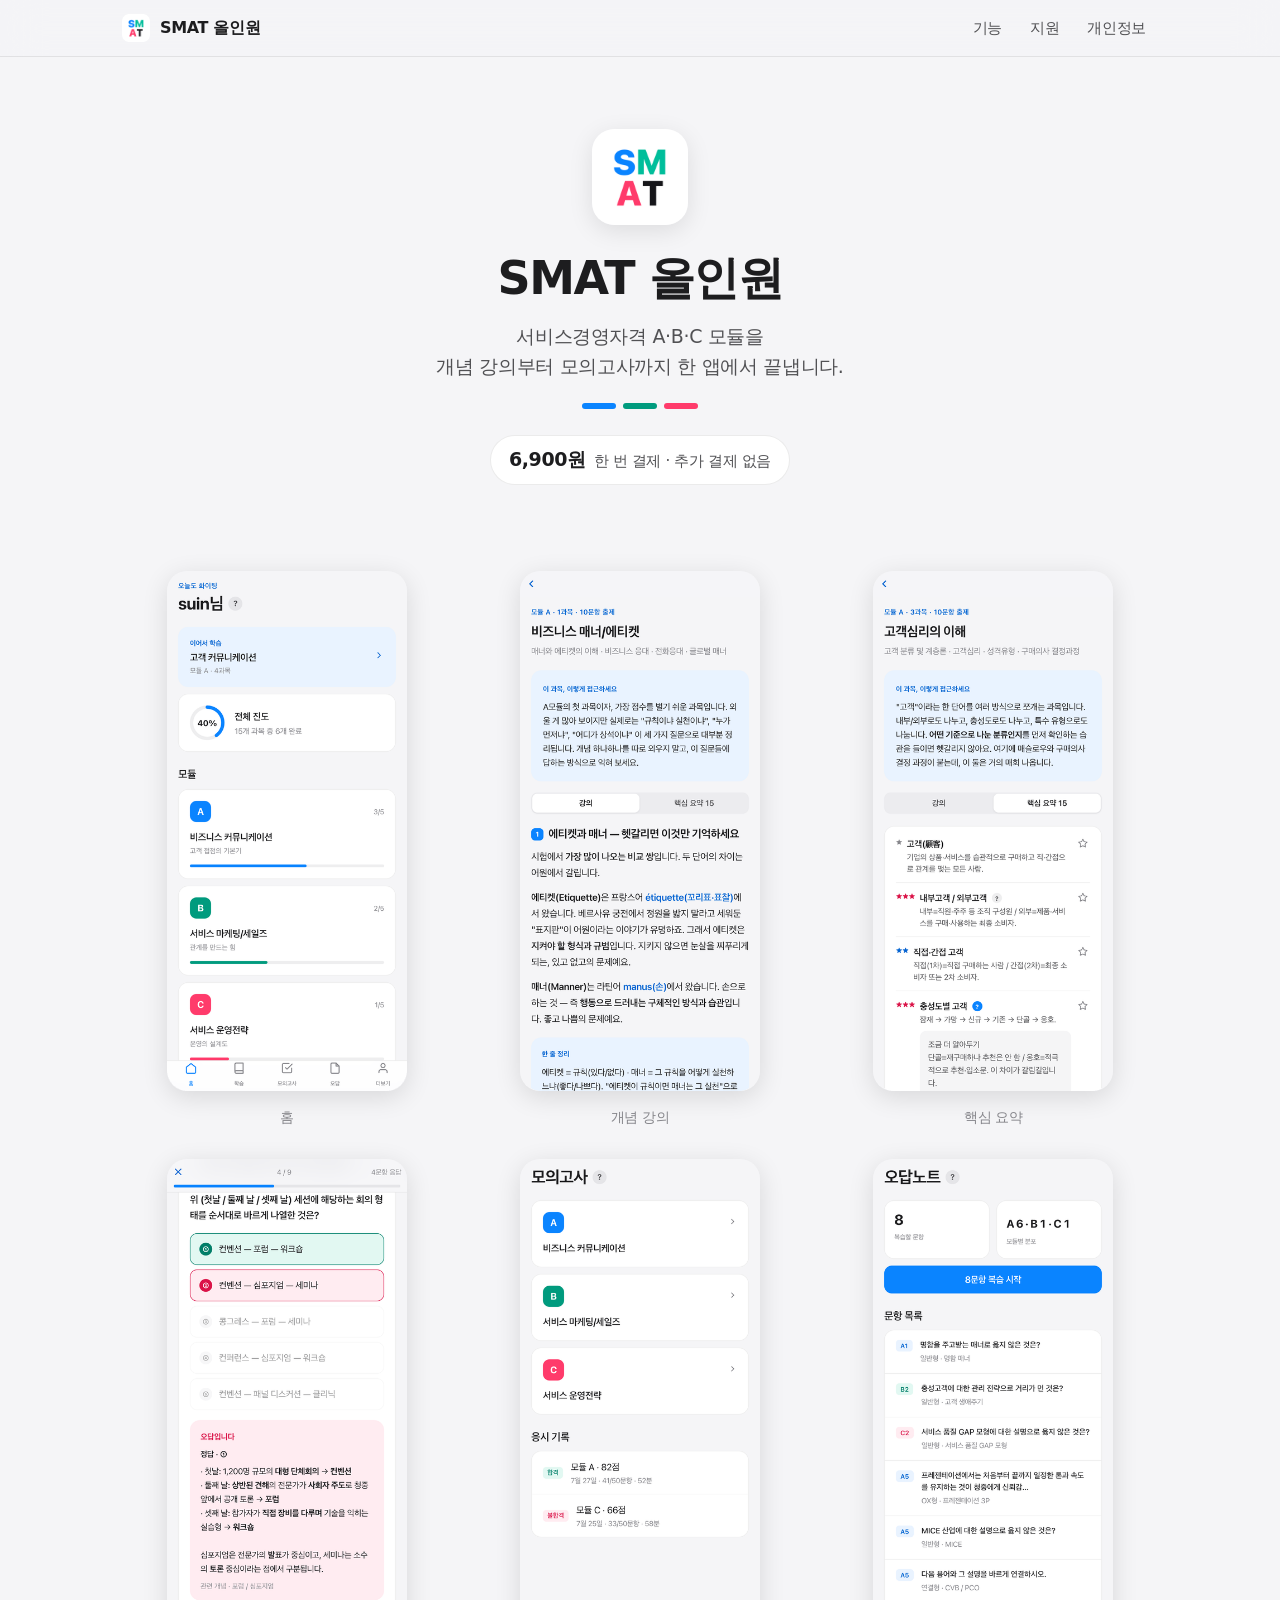
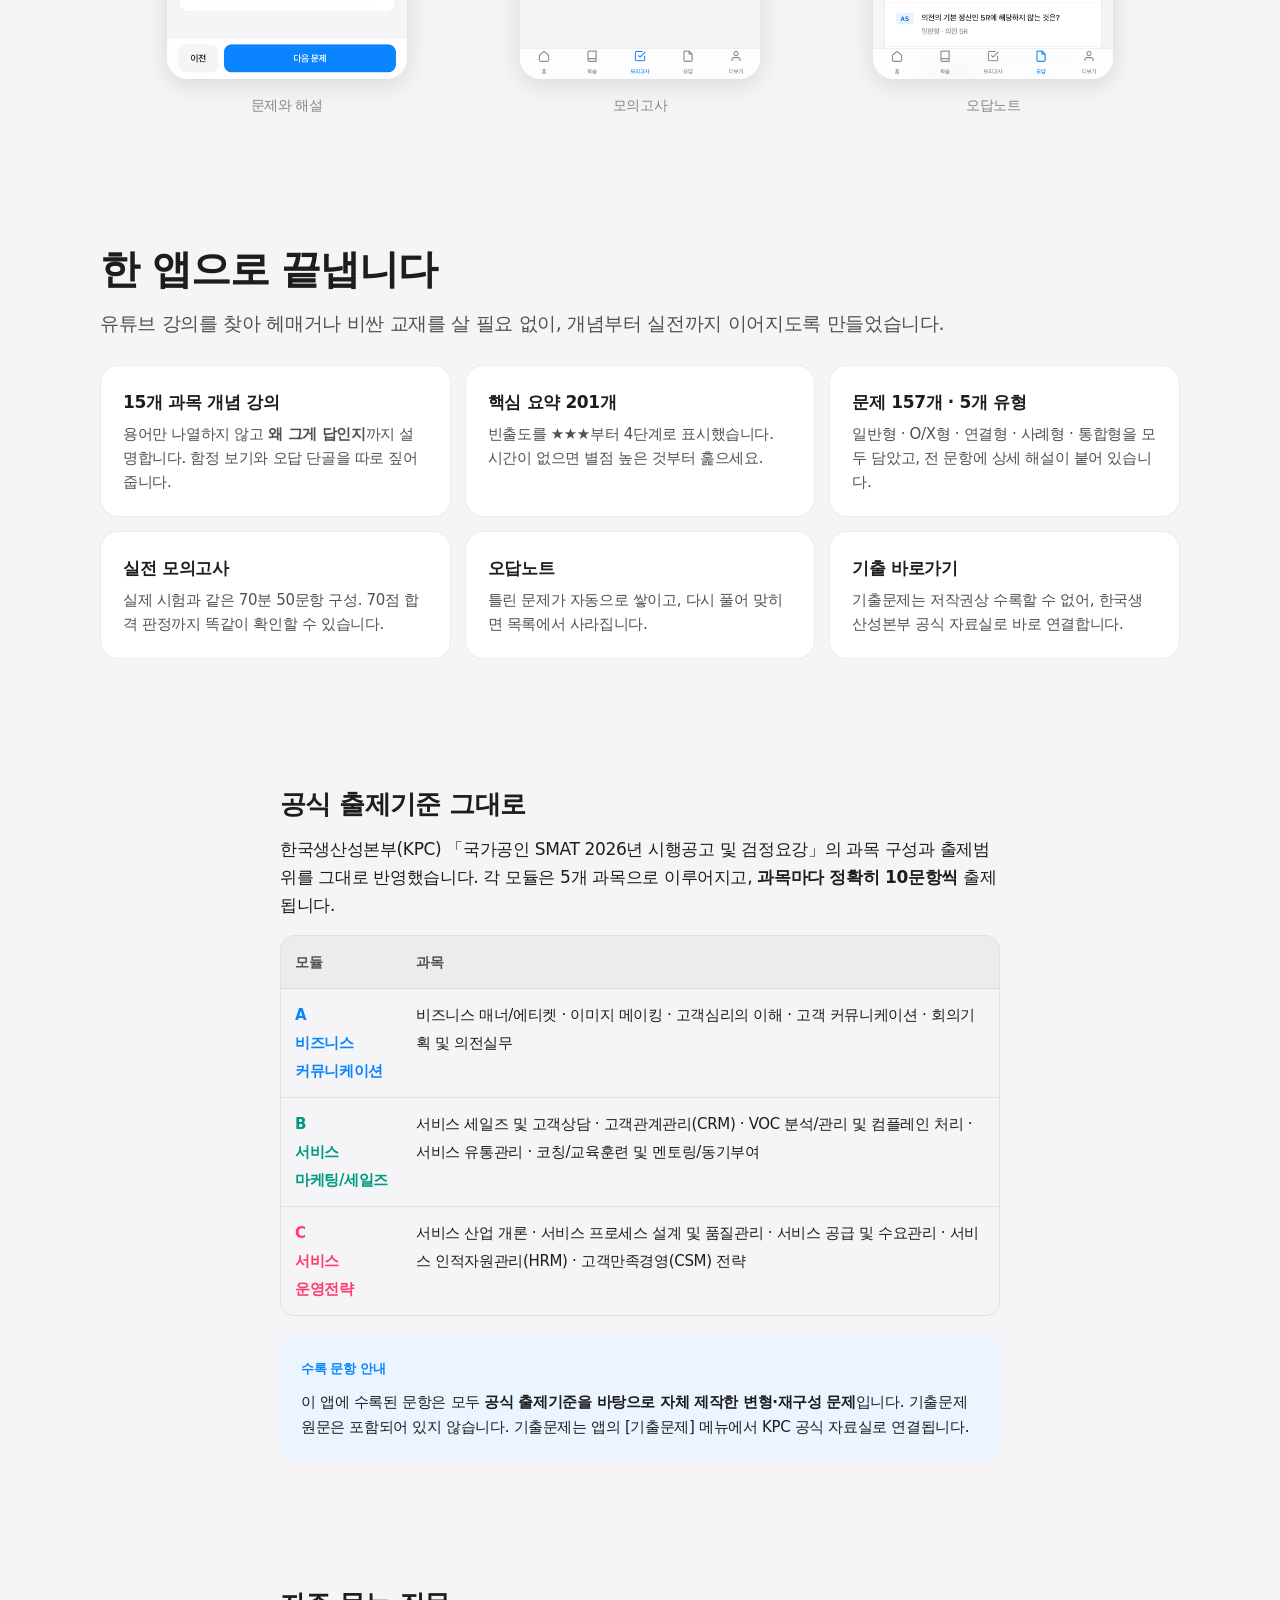
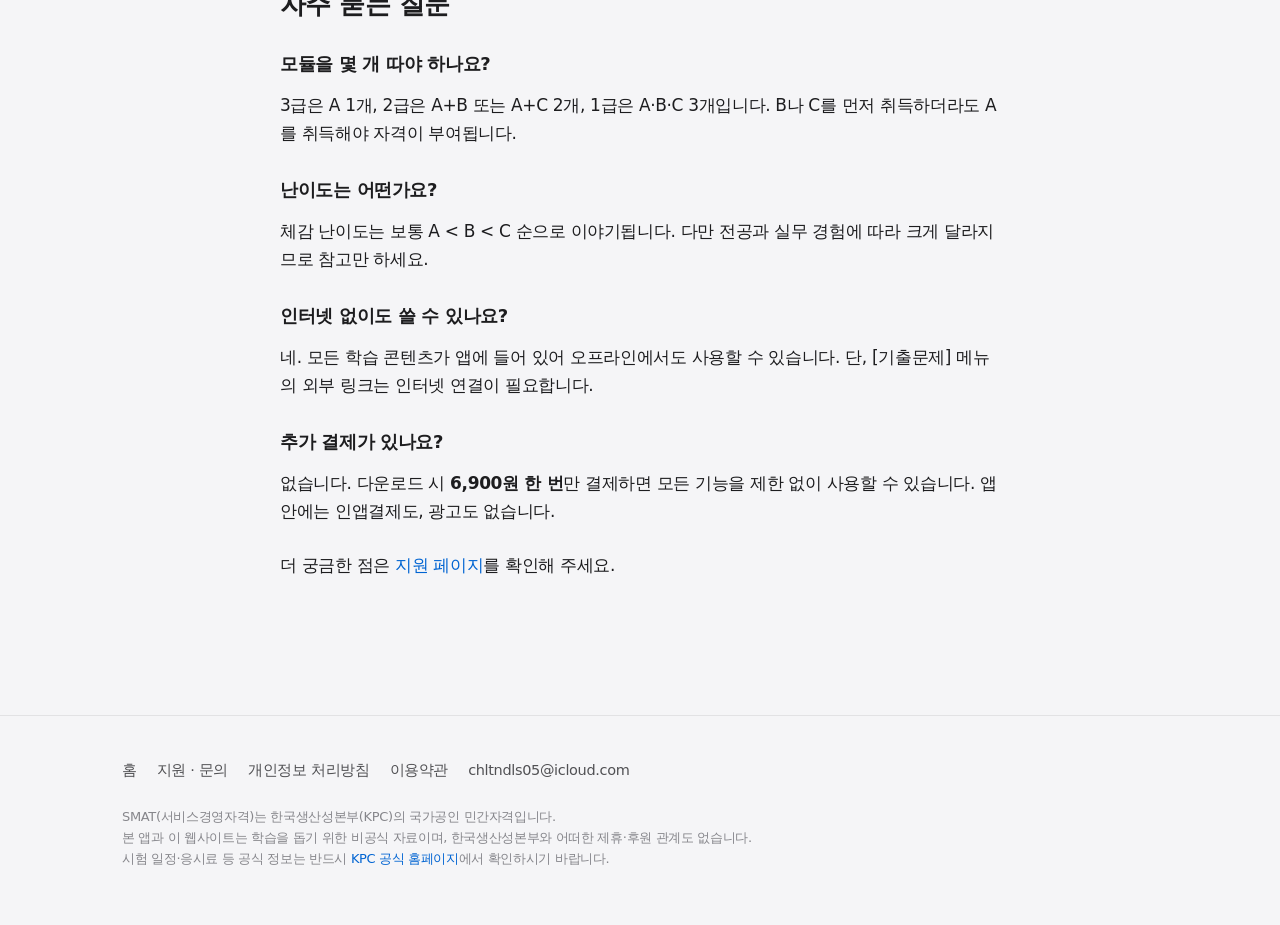
<file: index.html>
<!doctype html>
<html lang="ko">
<head>
<meta charset="utf-8">
<meta name="viewport" content="width=device-width, initial-scale=1, viewport-fit=cover">
<title>SMAT 올인원 — 서비스경영자격 A·B·C 학습 앱</title>
<meta name="description" content="SMAT(서비스경영자격) A·B·C 모듈을 개념 강의부터 핵심 요약, 문제풀이, 모의고사까지 한 앱에서. 공식 출제기준을 그대로 담았습니다.">
<link rel="canonical" href="./">
<link rel="icon" href="assets/icon.png">
<link rel="apple-touch-icon" href="assets/icon.png">
<meta property="og:type" content="website">
<meta property="og:title" content="SMAT 올인원 — 서비스경영자격 A·B·C 학습 앱">
<meta property="og:description" content="개념 강의부터 모의고사까지 한 앱에서. 공식 출제기준 그대로.">
<meta property="og:image" content="assets/og.png">
<meta name="twitter:card" content="summary_large_image">
<link rel="stylesheet" href="style.css">
</head>
<body>

<header class="hd">
  <div class="hd__in">
    <a class="hd__logo" href="./"><img src="assets/icon.png" alt=""><span>SMAT 올인원</span></a>
    <nav class="hd__nav">
      <a href="#features">기능</a>
      <a href="support.html">지원</a>
      <a href="privacy.html">개인정보</a>
    </nav>
  </div>
</header>

<main>

<section class="hero wrap">
  <img class="hero__icon" src="assets/icon.png" alt="SMAT 올인원 앱 아이콘">
  <h1 class="hero__title">SMAT 올인원</h1>
  <p class="hero__sub">
    서비스경영자격 A·B·C 모듈을<br>
    개념 강의부터 모의고사까지 한 앱에서 끝냅니다.
  </p>
  <div class="dots" aria-hidden="true">
    <span style="background:var(--blue)"></span>
    <span style="background:var(--mint)"></span>
    <span style="background:var(--coral)"></span>
  </div>
  <div class="hero__price">
    <b>6,900원</b> <span>한 번 결제 · 추가 결제 없음</span>
  </div>
</section>

<section class="section--tight">
  <div class="shots">
    <figure><img src="assets/shot-01-home.png" alt="홈 화면"><figcaption>홈</figcaption></figure>
    <figure><img src="assets/shot-02-lesson.png" alt="개념 강의 화면"><figcaption>개념 강의</figcaption></figure>
    <figure><img src="assets/shot-04-summary.png" alt="핵심 요약 화면"><figcaption>핵심 요약</figcaption></figure>
    <figure><img src="assets/shot-06-quiz-answer.png" alt="문제 해설 화면"><figcaption>문제와 해설</figcaption></figure>
    <figure><img src="assets/shot-08-exam.png" alt="모의고사 화면"><figcaption>모의고사</figcaption></figure>
    <figure><img src="assets/shot-09-review.png" alt="오답노트 화면"><figcaption>오답노트</figcaption></figure>
  </div>
</section>

<section class="section wrap wrap--wide" id="features">
  <h2 class="h1">한 앱으로 끝냅니다</h2>
  <p class="lead" style="margin-top:14px">
    유튜브 강의를 찾아 헤매거나 비싼 교재를 살 필요 없이,
    개념부터 실전까지 이어지도록 만들었습니다.
  </p>

  <div class="cards cards--3">
    <div class="card">
      <div class="card__t">15개 과목 개념 강의</div>
      <p class="card__d">
        용어만 나열하지 않고 <b>왜 그게 답인지</b>까지 설명합니다.
        함정 보기와 오답 단골을 따로 짚어줍니다.
      </p>
    </div>
    <div class="card">
      <div class="card__t">핵심 요약 201개</div>
      <p class="card__d">
        빈출도를 ★★★부터 4단계로 표시했습니다.
        시간이 없으면 별점 높은 것부터 훑으세요.
      </p>
    </div>
    <div class="card">
      <div class="card__t">문제 157개 · 5개 유형</div>
      <p class="card__d">
        일반형 · O/X형 · 연결형 · 사례형 · 통합형을 모두 담았고,
        전 문항에 상세 해설이 붙어 있습니다.
      </p>
    </div>
    <div class="card">
      <div class="card__t">실전 모의고사</div>
      <p class="card__d">
        실제 시험과 같은 70분 50문항 구성.
        70점 합격 판정까지 똑같이 확인할 수 있습니다.
      </p>
    </div>
    <div class="card">
      <div class="card__t">오답노트</div>
      <p class="card__d">
        틀린 문제가 자동으로 쌓이고,
        다시 풀어 맞히면 목록에서 사라집니다.
      </p>
    </div>
    <div class="card">
      <div class="card__t">기출 바로가기</div>
      <p class="card__d">
        기출문제는 저작권상 수록할 수 없어,
        한국생산성본부 공식 자료실로 바로 연결합니다.
      </p>
    </div>
  </div>
</section>

<section class="section wrap">
  <h2 class="h2" style="margin-top:0">공식 출제기준 그대로</h2>
  <p>
    한국생산성본부(KPC) 「국가공인 SMAT 2026년 시행공고 및 검정요강」의
    과목 구성과 출제범위를 그대로 반영했습니다.
    각 모듈은 5개 과목으로 이루어지고, <b>과목마다 정확히 10문항씩</b> 출제됩니다.
  </p>

  <div class="tblwrap">
    <table class="tbl">
      <thead><tr><th>모듈</th><th>과목</th></tr></thead>
      <tbody>
        <tr>
          <td style="color:var(--blue)">A<br>비즈니스<br>커뮤니케이션</td>
          <td>비즈니스 매너/에티켓 · 이미지 메이킹 · 고객심리의 이해 ·
              고객 커뮤니케이션 · 회의기획 및 의전실무</td>
        </tr>
        <tr>
          <td style="color:var(--mint)">B<br>서비스<br>마케팅/세일즈</td>
          <td>서비스 세일즈 및 고객상담 · 고객관계관리(CRM) ·
              VOC 분석/관리 및 컴플레인 처리 · 서비스 유통관리 ·
              코칭/교육훈련 및 멘토링/동기부여</td>
        </tr>
        <tr>
          <td style="color:var(--coral)">C<br>서비스<br>운영전략</td>
          <td>서비스 산업 개론 · 서비스 프로세스 설계 및 품질관리 ·
              서비스 공급 및 수요관리 · 서비스 인적자원관리(HRM) ·
              고객만족경영(CSM) 전략</td>
        </tr>
      </tbody>
    </table>
  </div>

  <div class="note note--blue">
    <div class="note__t">수록 문항 안내</div>
    <p>
      이 앱에 수록된 문항은 모두 <b>공식 출제기준을 바탕으로 자체 제작한 변형·재구성 문제</b>입니다.
      기출문제 원문은 포함되어 있지 않습니다. 기출문제는 앱의 [기출문제] 메뉴에서
      KPC 공식 자료실로 연결됩니다.
    </p>
  </div>
</section>

<section class="section wrap">
  <h2 class="h2" style="margin-top:0">자주 묻는 질문</h2>

  <h3 class="h3">모듈을 몇 개 따야 하나요?</h3>
  <p>
    3급은 A 1개, 2급은 A+B 또는 A+C 2개, 1급은 A·B·C 3개입니다.
    B나 C를 먼저 취득하더라도 A를 취득해야 자격이 부여됩니다.
  </p>

  <h3 class="h3">난이도는 어떤가요?</h3>
  <p>
    체감 난이도는 보통 A &lt; B &lt; C 순으로 이야기됩니다.
    다만 전공과 실무 경험에 따라 크게 달라지므로 참고만 하세요.
  </p>

  <h3 class="h3">인터넷 없이도 쓸 수 있나요?</h3>
  <p>
    네. 모든 학습 콘텐츠가 앱에 들어 있어 오프라인에서도 사용할 수 있습니다.
    단, [기출문제] 메뉴의 외부 링크는 인터넷 연결이 필요합니다.
  </p>

  <h3 class="h3">추가 결제가 있나요?</h3>
  <p>
    없습니다. 다운로드 시 <b>6,900원 한 번</b>만 결제하면 모든 기능을 제한 없이 사용할 수 있습니다.
    앱 안에는 인앱결제도, 광고도 없습니다.
  </p>

  <p style="margin-top:26px">
    더 궁금한 점은 <a href="support.html">지원 페이지</a>를 확인해 주세요.
  </p>
</section>

</main>

<footer class="ft">
  <div class="wrap wrap--wide">
    <nav class="ft__nav">
      <a href="./">홈</a>
      <a href="support.html">지원 · 문의</a>
      <a href="privacy.html">개인정보 처리방침</a>
      <a href="terms.html">이용약관</a>
      <a href="mailto:chltndls05@icloud.com">chltndls05@icloud.com</a>
    </nav>
    <p class="ft__legal">
      SMAT(서비스경영자격)는 한국생산성본부(KPC)의 국가공인 민간자격입니다.<br>
      본 앱과 이 웹사이트는 학습을 돕기 위한 비공식 자료이며, 한국생산성본부와 어떠한 제휴·후원 관계도 없습니다.<br>
      시험 일정·응시료 등 공식 정보는 반드시
      <a href="https://license.kpc.or.kr/" target="_blank" rel="noopener noreferrer">KPC 공식 홈페이지</a>에서 확인하시기 바랍니다.
    </p>
  </div>
</footer>

</body>
</html>
</file>
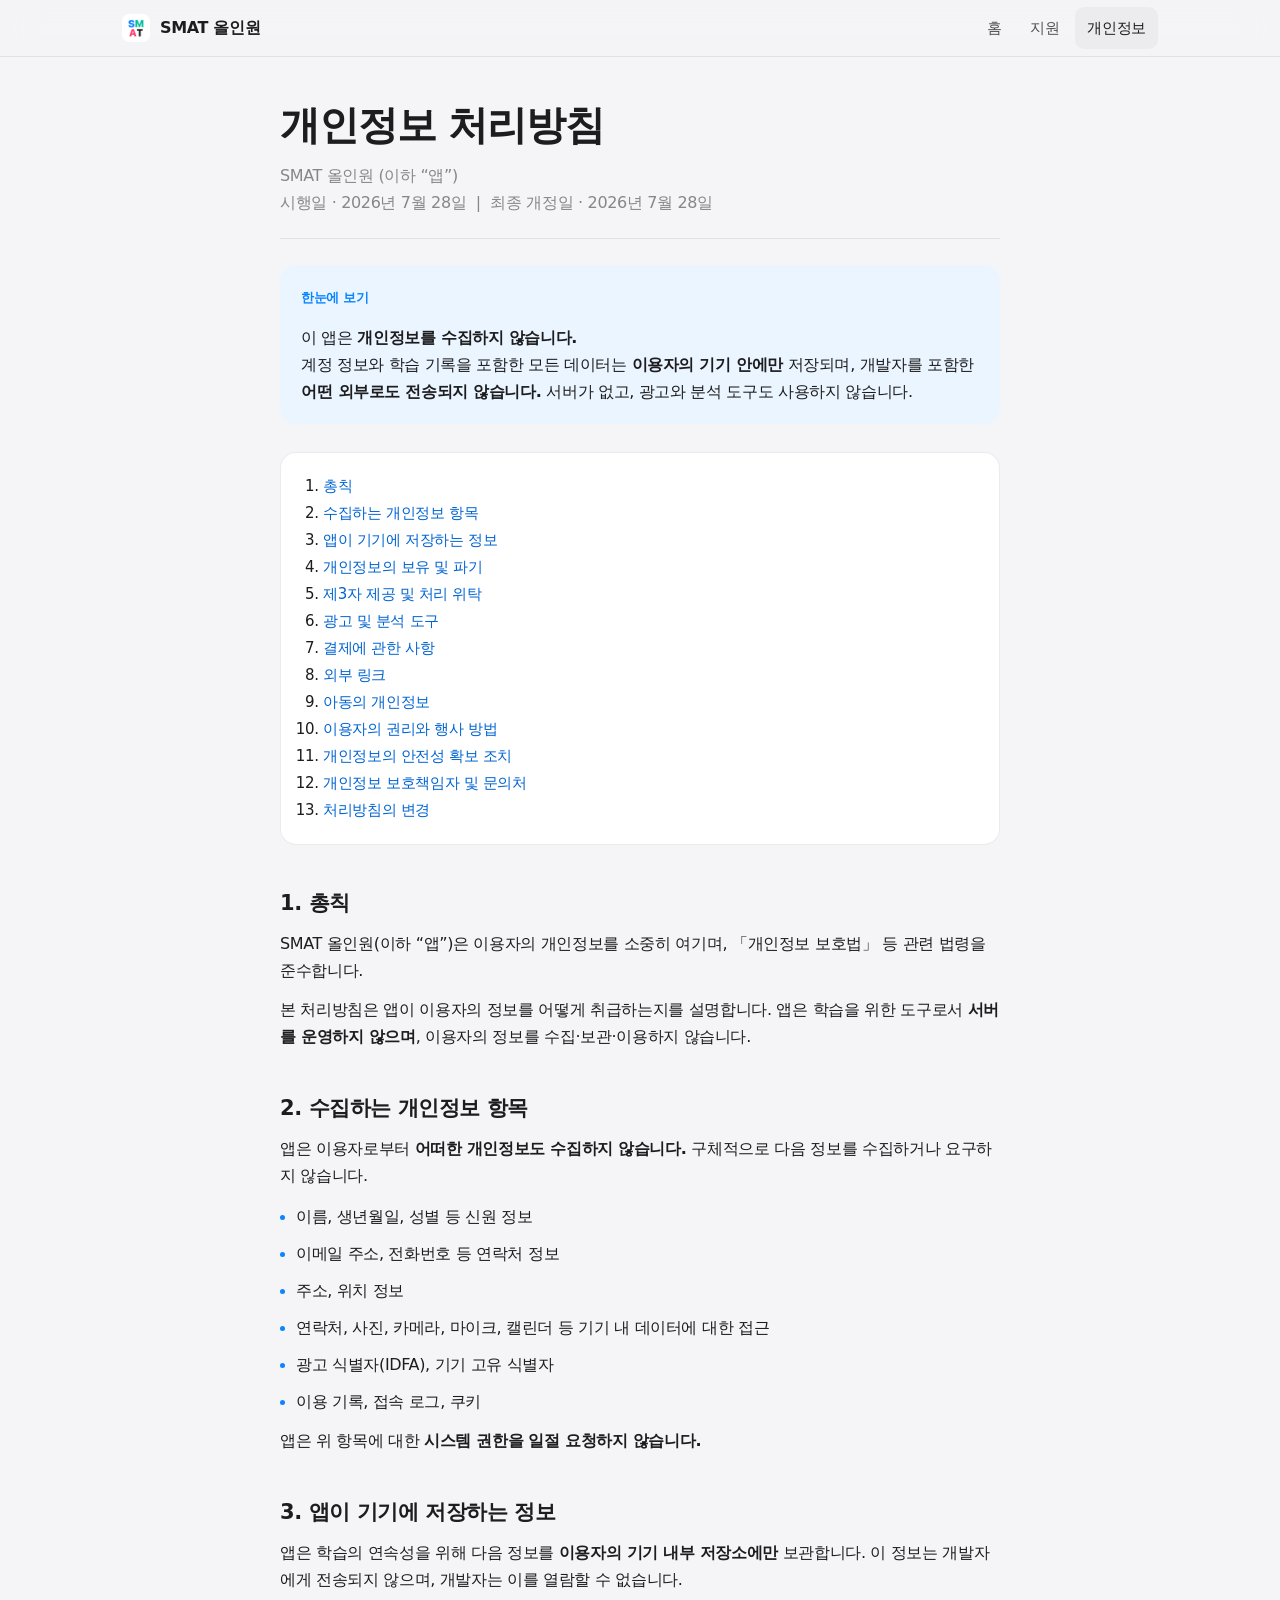
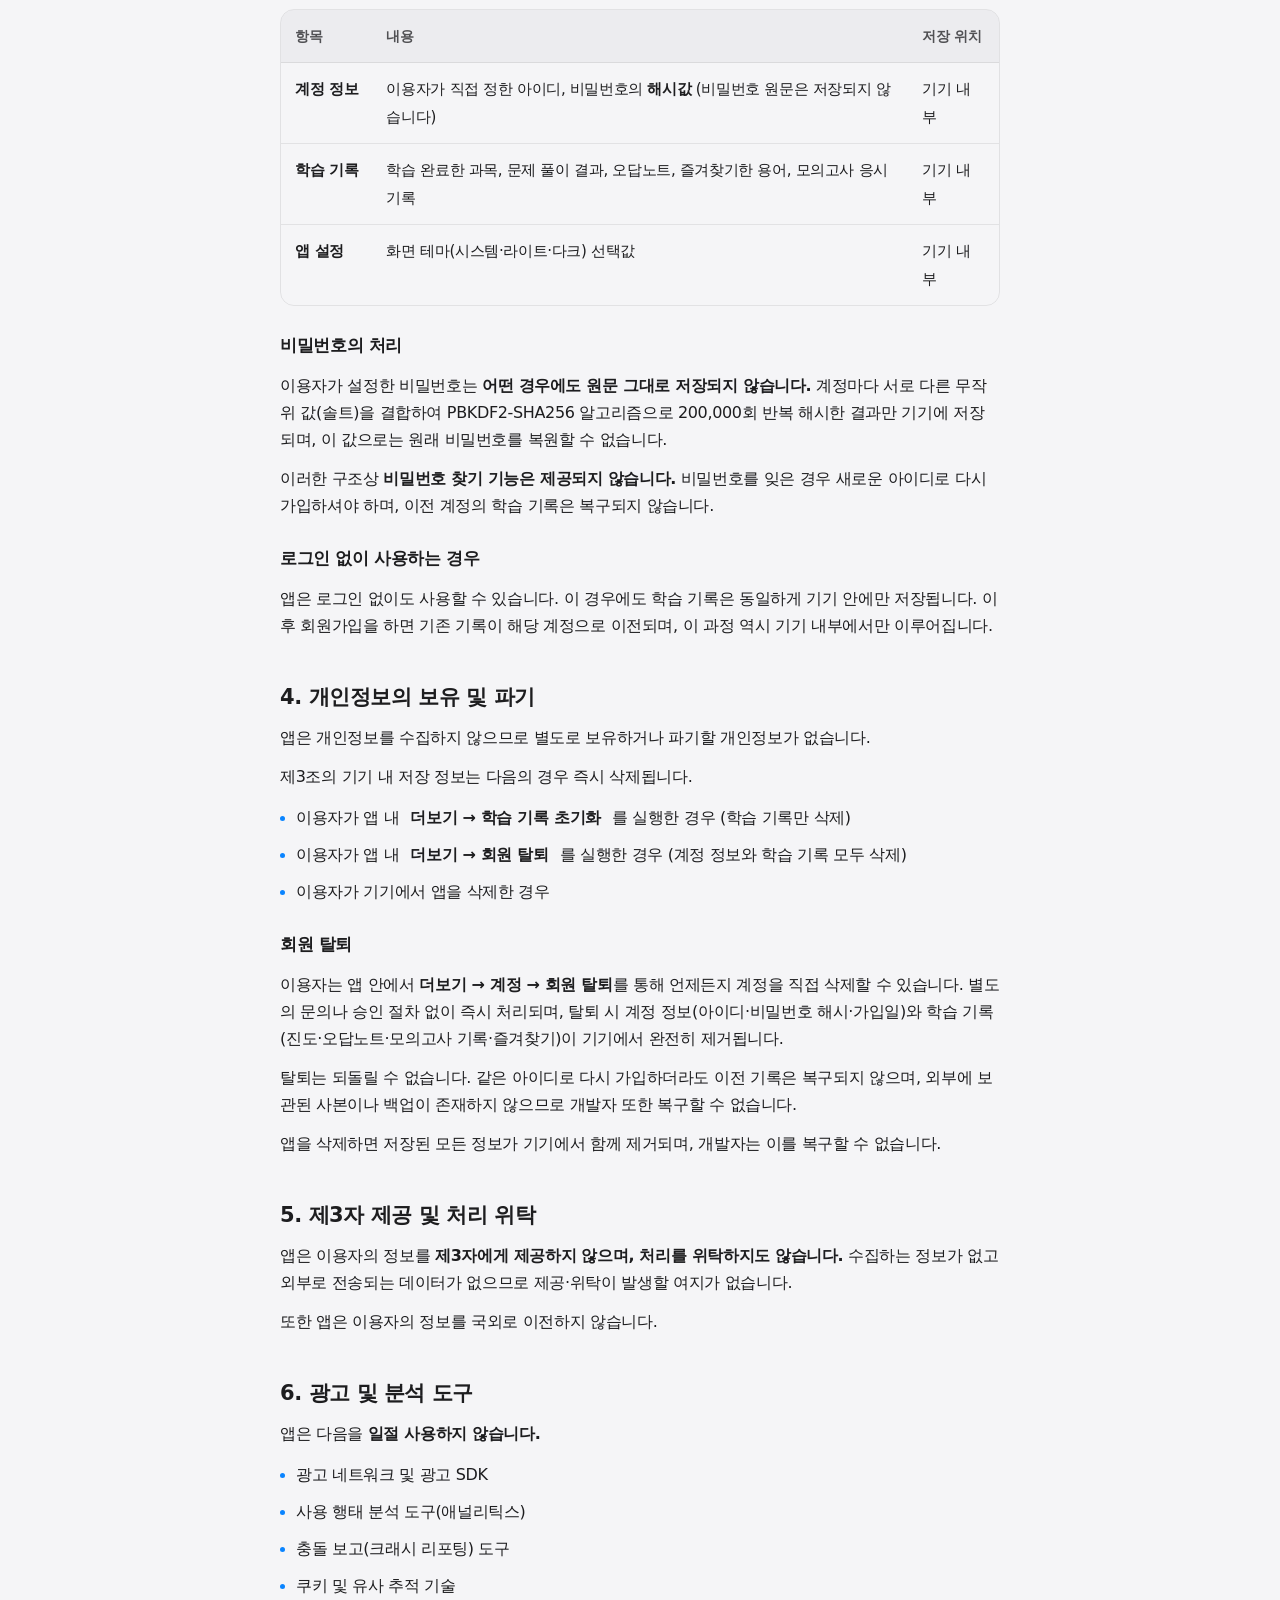
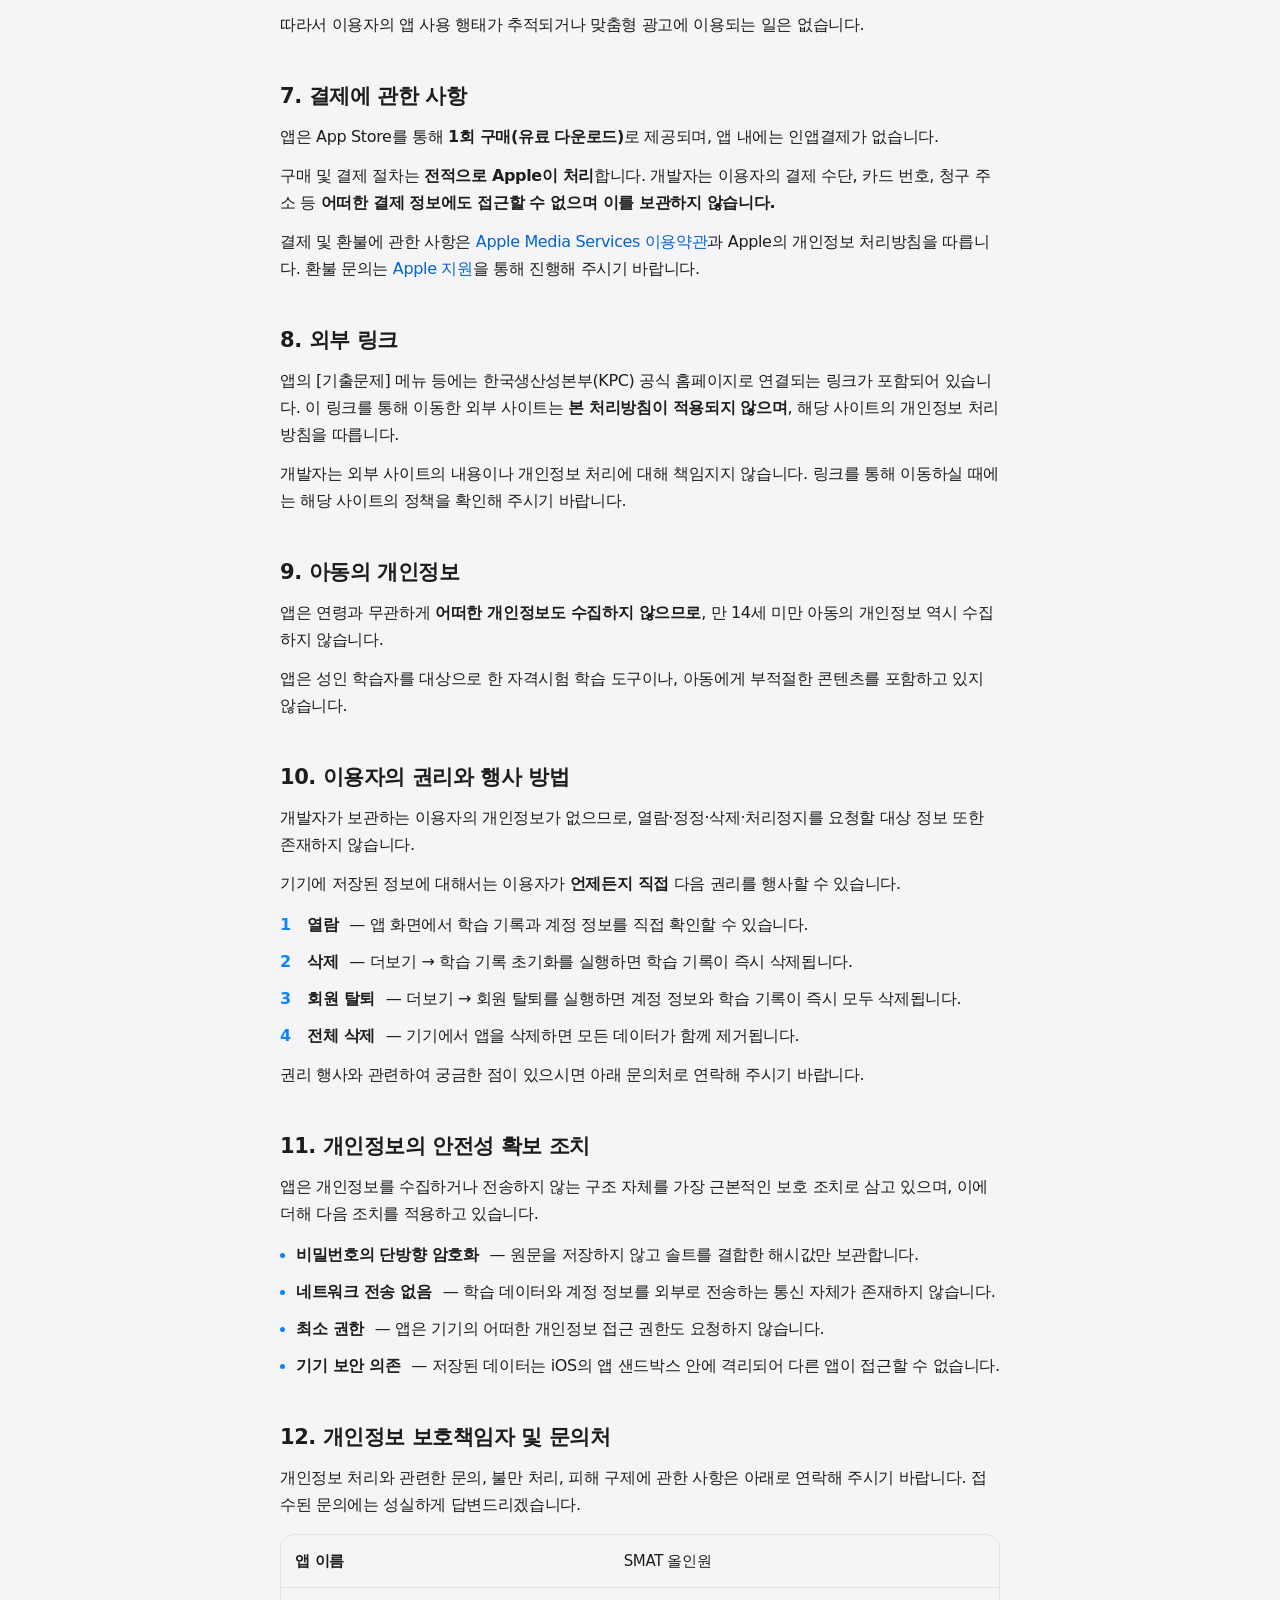
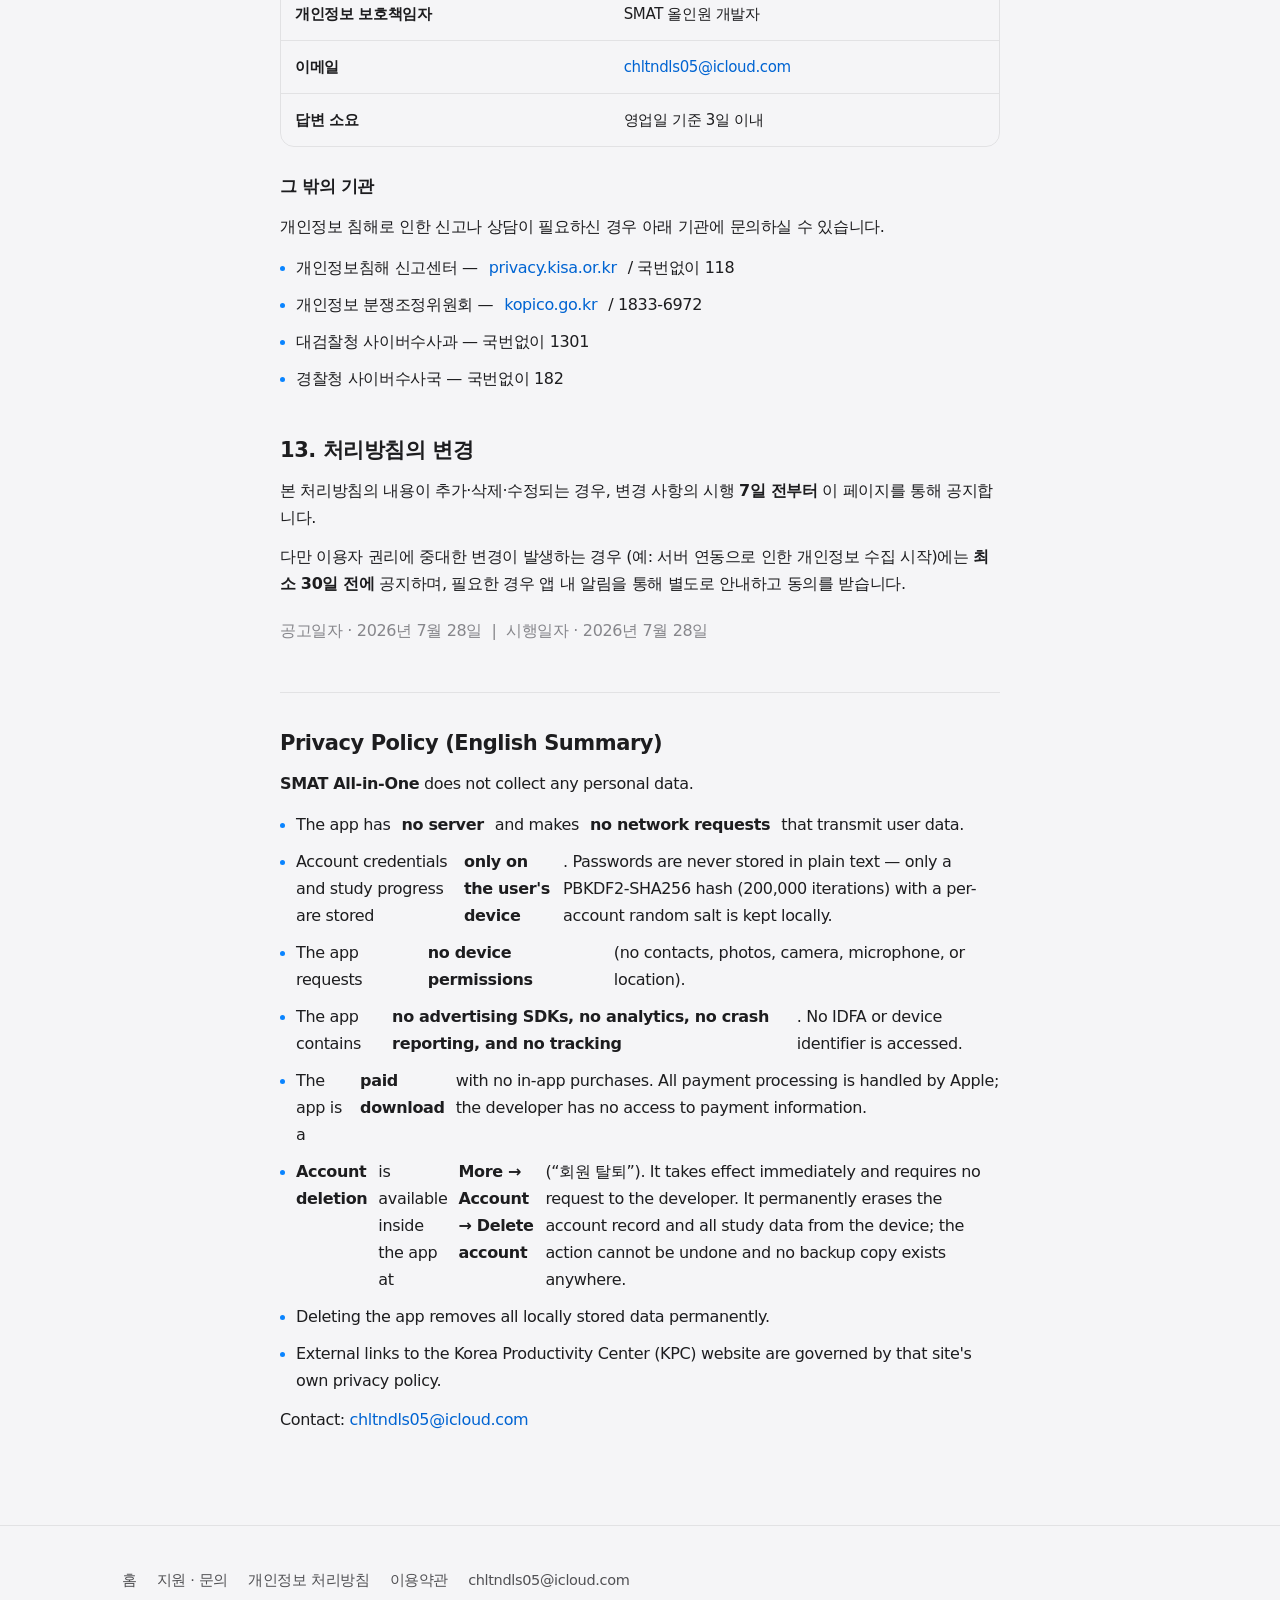
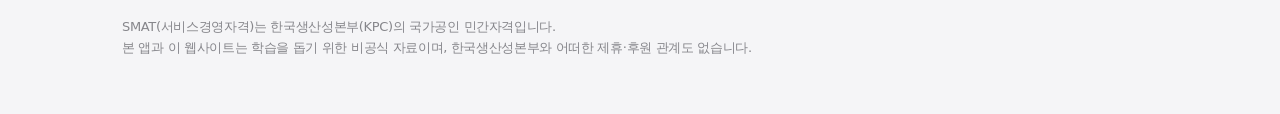
<file: privacy.html>
<!doctype html>
<html lang="ko">
<head>
<meta charset="utf-8">
<meta name="viewport" content="width=device-width, initial-scale=1, viewport-fit=cover">
<title>개인정보 처리방침 — SMAT 올인원</title>
<meta name="description" content="SMAT 올인원 앱의 개인정보 처리방침. 이 앱은 개인정보를 수집하거나 외부로 전송하지 않습니다.">
<link rel="icon" href="assets/icon.png">
<link rel="stylesheet" href="style.css">
</head>
<body>

<header class="hd">
  <div class="hd__in">
    <a class="hd__logo" href="./"><img src="assets/icon.png" alt=""><span>SMAT 올인원</span></a>
    <nav class="hd__nav">
      <a href="./">홈</a>
      <a href="support.html">지원</a>
      <a href="privacy.html" aria-current="page">개인정보</a>
    </nav>
  </div>
</header>

<main class="wrap doc">

  <h1 class="h1">개인정보 처리방침</h1>
  <p class="doc__meta">
    SMAT 올인원 (이하 &ldquo;앱&rdquo;)<br>
    시행일 · 2026년 7월 28일 &nbsp;|&nbsp; 최종 개정일 · 2026년 7월 28일
  </p>

  <div class="note note--blue" style="margin-top:26px">
    <div class="note__t">한눈에 보기</div>
    <p>
      이 앱은 <b>개인정보를 수집하지 않습니다.</b><br>
      계정 정보와 학습 기록을 포함한 모든 데이터는 <b>이용자의 기기 안에만</b> 저장되며,
      개발자를 포함한 <b>어떤 외부로도 전송되지 않습니다.</b> 서버가 없고, 광고와 분석 도구도 사용하지 않습니다.
    </p>
  </div>

  <div class="toc">
    <ol>
      <li><a href="#a1">총칙</a></li>
      <li><a href="#a2">수집하는 개인정보 항목</a></li>
      <li><a href="#a3">앱이 기기에 저장하는 정보</a></li>
      <li><a href="#a4">개인정보의 보유 및 파기</a></li>
      <li><a href="#a5">제3자 제공 및 처리 위탁</a></li>
      <li><a href="#a6">광고 및 분석 도구</a></li>
      <li><a href="#a7">결제에 관한 사항</a></li>
      <li><a href="#a8">외부 링크</a></li>
      <li><a href="#a9">아동의 개인정보</a></li>
      <li><a href="#a10">이용자의 권리와 행사 방법</a></li>
      <li><a href="#a11">개인정보의 안전성 확보 조치</a></li>
      <li><a href="#a12">개인정보 보호책임자 및 문의처</a></li>
      <li><a href="#a13">처리방침의 변경</a></li>
    </ol>
  </div>

  <h2 id="a1">1. 총칙</h2>
  <p>
    SMAT 올인원(이하 &ldquo;앱&rdquo;)은 이용자의 개인정보를 소중히 여기며,
    「개인정보 보호법」 등 관련 법령을 준수합니다.
  </p>
  <p>
    본 처리방침은 앱이 이용자의 정보를 어떻게 취급하는지를 설명합니다.
    앱은 학습을 위한 도구로서 <b>서버를 운영하지 않으며</b>, 이용자의 정보를 수집·보관·이용하지 않습니다.
  </p>

  <h2 id="a2">2. 수집하는 개인정보 항목</h2>
  <p>
    앱은 이용자로부터 <b>어떠한 개인정보도 수집하지 않습니다.</b>
    구체적으로 다음 정보를 수집하거나 요구하지 않습니다.
  </p>
  <ul class="list">
    <li>이름, 생년월일, 성별 등 신원 정보</li>
    <li>이메일 주소, 전화번호 등 연락처 정보</li>
    <li>주소, 위치 정보</li>
    <li>연락처, 사진, 카메라, 마이크, 캘린더 등 기기 내 데이터에 대한 접근</li>
    <li>광고 식별자(IDFA), 기기 고유 식별자</li>
    <li>이용 기록, 접속 로그, 쿠키</li>
  </ul>
  <p>
    앱은 위 항목에 대한 <b>시스템 권한을 일절 요청하지 않습니다.</b>
  </p>

  <h2 id="a3">3. 앱이 기기에 저장하는 정보</h2>
  <p>
    앱은 학습의 연속성을 위해 다음 정보를 <b>이용자의 기기 내부 저장소에만</b> 보관합니다.
    이 정보는 개발자에게 전송되지 않으며, 개발자는 이를 열람할 수 없습니다.
  </p>

  <div class="tblwrap">
    <table class="tbl">
      <thead><tr><th>항목</th><th>내용</th><th>저장 위치</th></tr></thead>
      <tbody>
        <tr>
          <td>계정 정보</td>
          <td>이용자가 직접 정한 아이디, 비밀번호의 <b>해시값</b>
              (비밀번호 원문은 저장되지 않습니다)</td>
          <td>기기 내부</td>
        </tr>
        <tr>
          <td>학습 기록</td>
          <td>학습 완료한 과목, 문제 풀이 결과, 오답노트, 즐겨찾기한 용어, 모의고사 응시 기록</td>
          <td>기기 내부</td>
        </tr>
        <tr>
          <td>앱 설정</td>
          <td>화면 테마(시스템·라이트·다크) 선택값</td>
          <td>기기 내부</td>
        </tr>
      </tbody>
    </table>
  </div>

  <h3>비밀번호의 처리</h3>
  <p>
    이용자가 설정한 비밀번호는 <b>어떤 경우에도 원문 그대로 저장되지 않습니다.</b>
    계정마다 서로 다른 무작위 값(솔트)을 결합하여 PBKDF2-SHA256 알고리즘으로
    200,000회 반복 해시한 결과만 기기에 저장되며, 이 값으로는 원래 비밀번호를 복원할 수 없습니다.
  </p>
  <p>
    이러한 구조상 <b>비밀번호 찾기 기능은 제공되지 않습니다.</b>
    비밀번호를 잊은 경우 새로운 아이디로 다시 가입하셔야 하며, 이전 계정의 학습 기록은 복구되지 않습니다.
  </p>

  <h3>로그인 없이 사용하는 경우</h3>
  <p>
    앱은 로그인 없이도 사용할 수 있습니다. 이 경우에도 학습 기록은 동일하게 기기 안에만 저장됩니다.
    이후 회원가입을 하면 기존 기록이 해당 계정으로 이전되며, 이 과정 역시 기기 내부에서만 이루어집니다.
  </p>

  <h2 id="a4">4. 개인정보의 보유 및 파기</h2>
  <p>
    앱은 개인정보를 수집하지 않으므로 별도로 보유하거나 파기할 개인정보가 없습니다.
  </p>
  <p>
    제3조의 기기 내 저장 정보는 다음의 경우 즉시 삭제됩니다.
  </p>
  <ul class="list">
    <li>이용자가 앱 내 <b>더보기 &rarr; 학습 기록 초기화</b>를 실행한 경우 (학습 기록만 삭제)</li>
    <li>이용자가 앱 내 <b>더보기 &rarr; 회원 탈퇴</b>를 실행한 경우 (계정 정보와 학습 기록 모두 삭제)</li>
    <li>이용자가 기기에서 앱을 삭제한 경우</li>
  </ul>
  <h3>회원 탈퇴</h3>
  <p>
    이용자는 앱 안에서 <b>더보기 &rarr; 계정 &rarr; 회원 탈퇴</b>를 통해 언제든지 계정을 직접 삭제할 수 있습니다.
    별도의 문의나 승인 절차 없이 즉시 처리되며, 탈퇴 시 계정 정보(아이디·비밀번호 해시·가입일)와
    학습 기록(진도·오답노트·모의고사 기록·즐겨찾기)이 기기에서 완전히 제거됩니다.
  </p>
  <p>
    탈퇴는 되돌릴 수 없습니다. 같은 아이디로 다시 가입하더라도 이전 기록은 복구되지 않으며,
    외부에 보관된 사본이나 백업이 존재하지 않으므로 개발자 또한 복구할 수 없습니다.
  </p>
  <p>
    앱을 삭제하면 저장된 모든 정보가 기기에서 함께 제거되며, 개발자는 이를 복구할 수 없습니다.
  </p>

  <h2 id="a5">5. 제3자 제공 및 처리 위탁</h2>
  <p>
    앱은 이용자의 정보를 <b>제3자에게 제공하지 않으며, 처리를 위탁하지도 않습니다.</b>
    수집하는 정보가 없고 외부로 전송되는 데이터가 없으므로 제공·위탁이 발생할 여지가 없습니다.
  </p>
  <p>
    또한 앱은 이용자의 정보를 국외로 이전하지 않습니다.
  </p>

  <h2 id="a6">6. 광고 및 분석 도구</h2>
  <p>
    앱은 다음을 <b>일절 사용하지 않습니다.</b>
  </p>
  <ul class="list">
    <li>광고 네트워크 및 광고 SDK</li>
    <li>사용 행태 분석 도구(애널리틱스)</li>
    <li>충돌 보고(크래시 리포팅) 도구</li>
    <li>쿠키 및 유사 추적 기술</li>
  </ul>
  <p>
    따라서 이용자의 앱 사용 행태가 추적되거나 맞춤형 광고에 이용되는 일은 없습니다.
  </p>

  <h2 id="a7">7. 결제에 관한 사항</h2>
  <p>
    앱은 App Store를 통해 <b>1회 구매(유료 다운로드)</b>로 제공되며, 앱 내에는 인앱결제가 없습니다.
  </p>
  <p>
    구매 및 결제 절차는 <b>전적으로 Apple이 처리</b>합니다.
    개발자는 이용자의 결제 수단, 카드 번호, 청구 주소 등
    <b>어떠한 결제 정보에도 접근할 수 없으며 이를 보관하지 않습니다.</b>
  </p>
  <p>
    결제 및 환불에 관한 사항은
    <a href="https://www.apple.com/legal/internet-services/itunes/" target="_blank" rel="noopener noreferrer">Apple Media Services 이용약관</a>과
    Apple의 개인정보 처리방침을 따릅니다.
    환불 문의는 <a href="https://reportaproblem.apple.com/" target="_blank" rel="noopener noreferrer">Apple 지원</a>을 통해 진행해 주시기 바랍니다.
  </p>

  <h2 id="a8">8. 외부 링크</h2>
  <p>
    앱의 [기출문제] 메뉴 등에는 한국생산성본부(KPC) 공식 홈페이지로 연결되는 링크가 포함되어 있습니다.
    이 링크를 통해 이동한 외부 사이트는 <b>본 처리방침이 적용되지 않으며</b>,
    해당 사이트의 개인정보 처리방침을 따릅니다.
  </p>
  <p>
    개발자는 외부 사이트의 내용이나 개인정보 처리에 대해 책임지지 않습니다.
    링크를 통해 이동하실 때에는 해당 사이트의 정책을 확인해 주시기 바랍니다.
  </p>

  <h2 id="a9">9. 아동의 개인정보</h2>
  <p>
    앱은 연령과 무관하게 <b>어떠한 개인정보도 수집하지 않으므로</b>,
    만 14세 미만 아동의 개인정보 역시 수집하지 않습니다.
  </p>
  <p>
    앱은 성인 학습자를 대상으로 한 자격시험 학습 도구이나,
    아동에게 부적절한 콘텐츠를 포함하고 있지 않습니다.
  </p>

  <h2 id="a10">10. 이용자의 권리와 행사 방법</h2>
  <p>
    개발자가 보관하는 이용자의 개인정보가 없으므로,
    열람·정정·삭제·처리정지를 요청할 대상 정보 또한 존재하지 않습니다.
  </p>
  <p>
    기기에 저장된 정보에 대해서는 이용자가 <b>언제든지 직접</b> 다음 권리를 행사할 수 있습니다.
  </p>
  <ul class="list list--num">
    <li><b>열람</b> — 앱 화면에서 학습 기록과 계정 정보를 직접 확인할 수 있습니다.</li>
    <li><b>삭제</b> — 더보기 &rarr; 학습 기록 초기화를 실행하면 학습 기록이 즉시 삭제됩니다.</li>
    <li><b>회원 탈퇴</b> — 더보기 &rarr; 회원 탈퇴를 실행하면 계정 정보와 학습 기록이 즉시 모두 삭제됩니다.</li>
    <li><b>전체 삭제</b> — 기기에서 앱을 삭제하면 모든 데이터가 함께 제거됩니다.</li>
  </ul>
  <p>
    권리 행사와 관련하여 궁금한 점이 있으시면 아래 문의처로 연락해 주시기 바랍니다.
  </p>

  <h2 id="a11">11. 개인정보의 안전성 확보 조치</h2>
  <p>
    앱은 개인정보를 수집하거나 전송하지 않는 구조 자체를 가장 근본적인 보호 조치로 삼고 있으며,
    이에 더해 다음 조치를 적용하고 있습니다.
  </p>
  <ul class="list">
    <li><b>비밀번호의 단방향 암호화</b> — 원문을 저장하지 않고 솔트를 결합한 해시값만 보관합니다.</li>
    <li><b>네트워크 전송 없음</b> — 학습 데이터와 계정 정보를 외부로 전송하는 통신 자체가 존재하지 않습니다.</li>
    <li><b>최소 권한</b> — 앱은 기기의 어떠한 개인정보 접근 권한도 요청하지 않습니다.</li>
    <li><b>기기 보안 의존</b> — 저장된 데이터는 iOS의 앱 샌드박스 안에 격리되어 다른 앱이 접근할 수 없습니다.</li>
  </ul>

  <h2 id="a12">12. 개인정보 보호책임자 및 문의처</h2>
  <p>
    개인정보 처리와 관련한 문의, 불만 처리, 피해 구제에 관한 사항은 아래로 연락해 주시기 바랍니다.
    접수된 문의에는 성실하게 답변드리겠습니다.
  </p>

  <div class="tblwrap">
    <table class="tbl">
      <tbody>
        <tr><td>앱 이름</td><td>SMAT 올인원</td></tr>
        <tr><td>개인정보 보호책임자</td><td>SMAT 올인원 개발자</td></tr>
        <tr><td>이메일</td><td><a href="mailto:chltndls05@icloud.com">chltndls05@icloud.com</a></td></tr>
        <tr><td>답변 소요</td><td>영업일 기준 3일 이내</td></tr>
      </tbody>
    </table>
  </div>

  <h3>그 밖의 기관</h3>
  <p>
    개인정보 침해로 인한 신고나 상담이 필요하신 경우 아래 기관에 문의하실 수 있습니다.
  </p>
  <ul class="list">
    <li>개인정보침해 신고센터 — <a href="https://privacy.kisa.or.kr" target="_blank" rel="noopener noreferrer">privacy.kisa.or.kr</a> / 국번없이 118</li>
    <li>개인정보 분쟁조정위원회 — <a href="https://www.kopico.go.kr" target="_blank" rel="noopener noreferrer">kopico.go.kr</a> / 1833-6972</li>
    <li>대검찰청 사이버수사과 — 국번없이 1301</li>
    <li>경찰청 사이버수사국 — 국번없이 182</li>
  </ul>

  <h2 id="a13">13. 처리방침의 변경</h2>
  <p>
    본 처리방침의 내용이 추가·삭제·수정되는 경우,
    변경 사항의 시행 <b>7일 전부터</b> 이 페이지를 통해 공지합니다.
  </p>
  <p>
    다만 이용자 권리에 중대한 변경이 발생하는 경우
    (예: 서버 연동으로 인한 개인정보 수집 시작)에는 <b>최소 30일 전에</b> 공지하며,
    필요한 경우 앱 내 알림을 통해 별도로 안내하고 동의를 받습니다.
  </p>
  <p class="small muted" style="margin-top:20px">
    공고일자 · 2026년 7월 28일 &nbsp;|&nbsp; 시행일자 · 2026년 7월 28일
  </p>

  <hr style="border:0;border-top:1px solid var(--hairline);margin:48px 0 0">

  <h2 id="en" style="margin-top:36px">Privacy Policy (English Summary)</h2>
  <p>
    <b>SMAT All-in-One</b> does not collect any personal data.
  </p>
  <ul class="list">
    <li>The app has <b>no server</b> and makes <b>no network requests</b> that transmit user data.</li>
    <li>Account credentials and study progress are stored <b>only on the user's device</b>.
        Passwords are never stored in plain text &mdash; only a PBKDF2-SHA256 hash (200,000 iterations)
        with a per-account random salt is kept locally.</li>
    <li>The app requests <b>no device permissions</b> (no contacts, photos, camera, microphone, or location).</li>
    <li>The app contains <b>no advertising SDKs, no analytics, no crash reporting, and no tracking</b>.
        No IDFA or device identifier is accessed.</li>
    <li>The app is a <b>paid download</b> with no in-app purchases. All payment processing is handled by Apple;
        the developer has no access to payment information.</li>
    <li><b>Account deletion</b> is available inside the app at <b>More &rarr; Account &rarr; Delete account</b>
        (&ldquo;회원 탈퇴&rdquo;). It takes effect immediately and requires no request to the developer.
        It permanently erases the account record and all study data from the device; the action cannot be undone
        and no backup copy exists anywhere.</li>
    <li>Deleting the app removes all locally stored data permanently.</li>
    <li>External links to the Korea Productivity Center (KPC) website are governed by that site's own privacy policy.</li>
  </ul>
  <p>
    Contact: <a href="mailto:chltndls05@icloud.com">chltndls05@icloud.com</a>
  </p>

</main>

<footer class="ft">
  <div class="wrap wrap--wide">
    <nav class="ft__nav">
      <a href="./">홈</a>
      <a href="support.html">지원 · 문의</a>
      <a href="privacy.html">개인정보 처리방침</a>
      <a href="terms.html">이용약관</a>
      <a href="mailto:chltndls05@icloud.com">chltndls05@icloud.com</a>
    </nav>
    <p class="ft__legal">
      SMAT(서비스경영자격)는 한국생산성본부(KPC)의 국가공인 민간자격입니다.<br>
      본 앱과 이 웹사이트는 학습을 돕기 위한 비공식 자료이며, 한국생산성본부와 어떠한 제휴·후원 관계도 없습니다.
    </p>
  </div>
</footer>

</body>
</html>
</file>
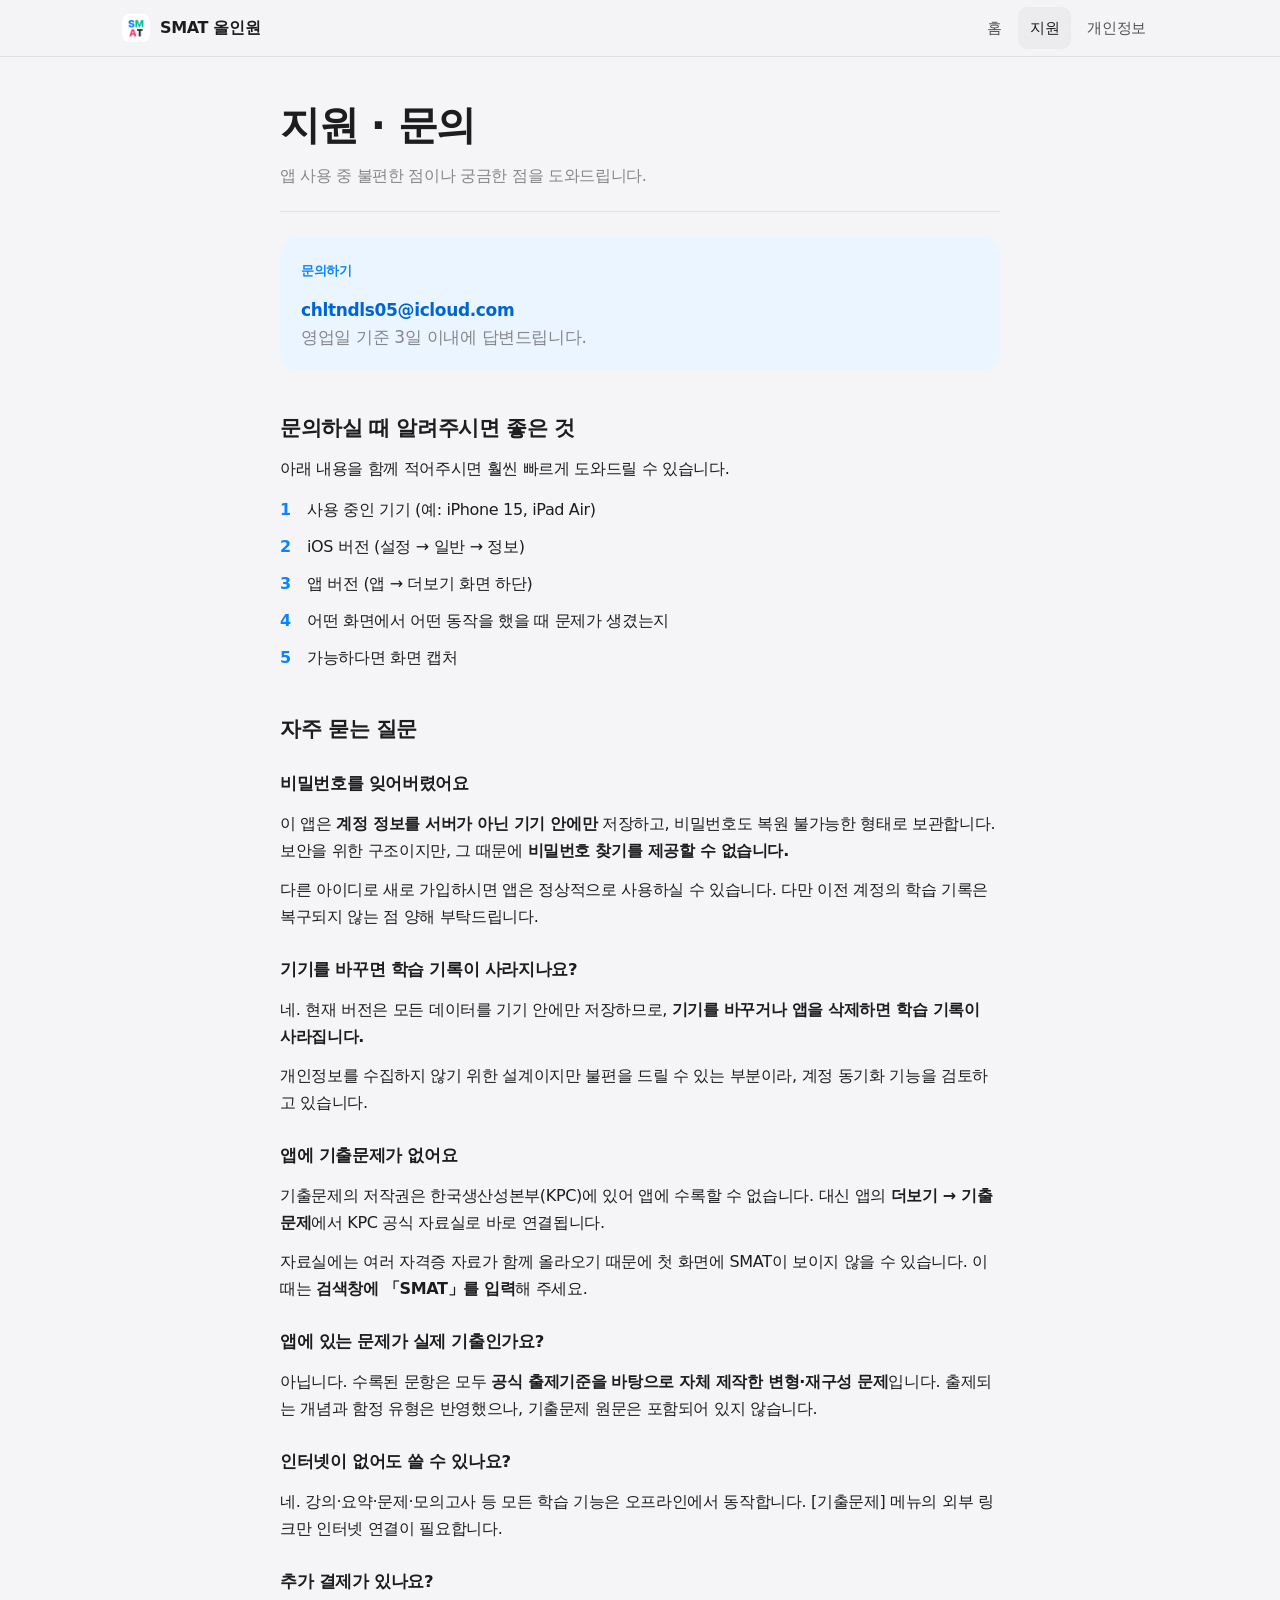
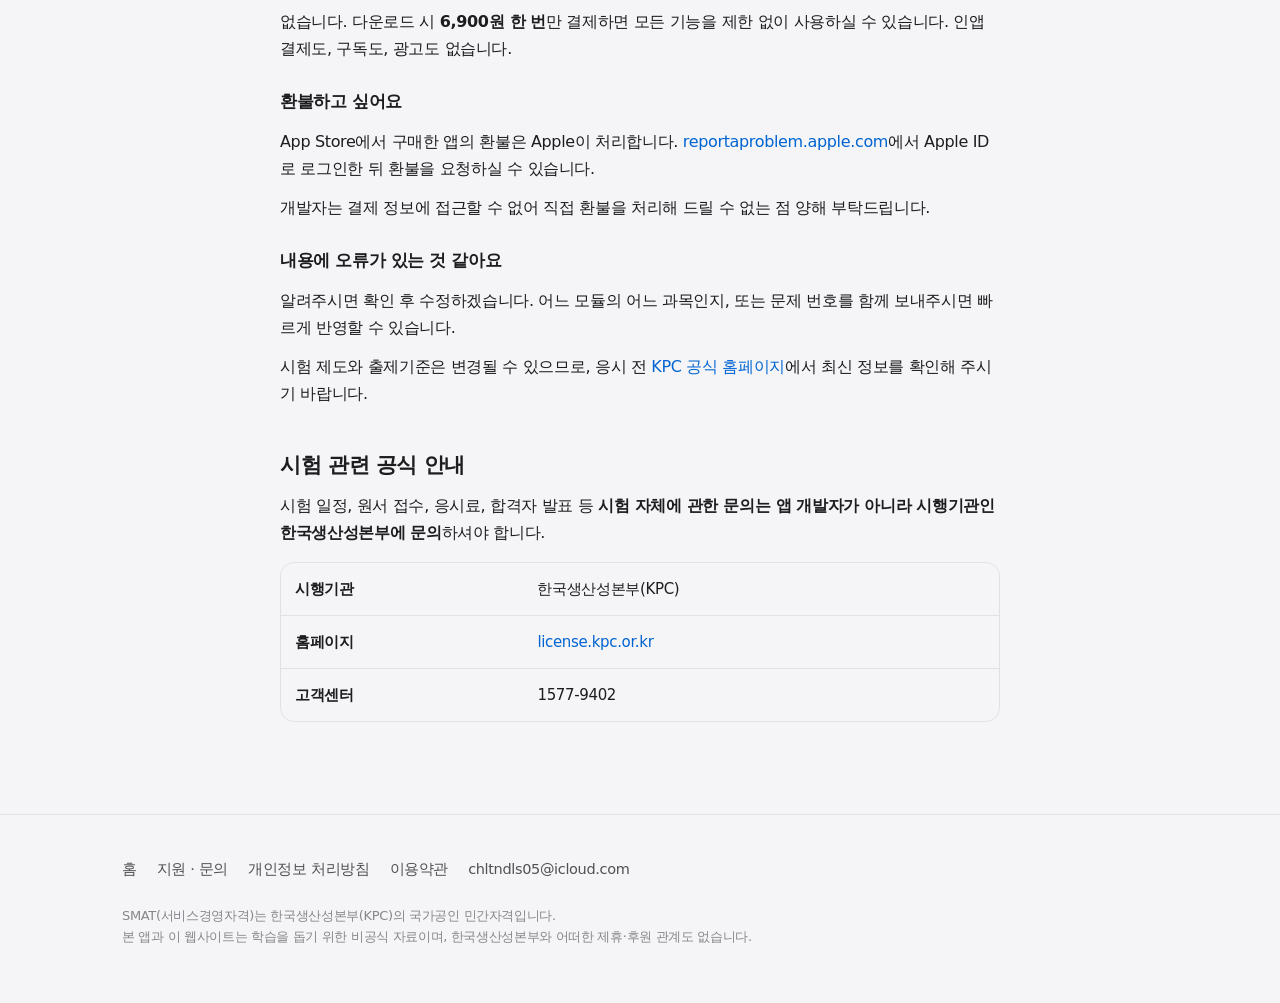
<file: support.html>
<!doctype html>
<html lang="ko">
<head>
<meta charset="utf-8">
<meta name="viewport" content="width=device-width, initial-scale=1, viewport-fit=cover">
<title>지원 · 문의 — SMAT 올인원</title>
<meta name="description" content="SMAT 올인원 앱 사용 방법, 자주 묻는 질문, 문의처 안내.">
<link rel="icon" href="assets/icon.png">
<link rel="stylesheet" href="style.css">
</head>
<body>

<header class="hd">
  <div class="hd__in">
    <a class="hd__logo" href="./"><img src="assets/icon.png" alt=""><span>SMAT 올인원</span></a>
    <nav class="hd__nav">
      <a href="./">홈</a>
      <a href="support.html" aria-current="page">지원</a>
      <a href="privacy.html">개인정보</a>
    </nav>
  </div>
</header>

<main class="wrap doc">

  <h1 class="h1">지원 · 문의</h1>
  <p class="doc__meta">
    앱 사용 중 불편한 점이나 궁금한 점을 도와드립니다.
  </p>

  <div class="note note--blue" style="margin-top:26px">
    <div class="note__t">문의하기</div>
    <p style="font-size:17px">
      <a href="mailto:chltndls05@icloud.com?subject=%5BSMAT%20%EC%98%AC%EC%9D%B8%EC%9B%90%5D%20%EB%AC%B8%EC%9D%98"><b>chltndls05@icloud.com</b></a><br>
      <span class="muted">영업일 기준 3일 이내에 답변드립니다.</span>
    </p>
  </div>

  <h2>문의하실 때 알려주시면 좋은 것</h2>
  <p>
    아래 내용을 함께 적어주시면 훨씬 빠르게 도와드릴 수 있습니다.
  </p>
  <ul class="list list--num">
    <li>사용 중인 기기 (예: iPhone 15, iPad Air)</li>
    <li>iOS 버전 (설정 &rarr; 일반 &rarr; 정보)</li>
    <li>앱 버전 (앱 &rarr; 더보기 화면 하단)</li>
    <li>어떤 화면에서 어떤 동작을 했을 때 문제가 생겼는지</li>
    <li>가능하다면 화면 캡처</li>
  </ul>

  <h2>자주 묻는 질문</h2>

  <h3>비밀번호를 잊어버렸어요</h3>
  <p>
    이 앱은 <b>계정 정보를 서버가 아닌 기기 안에만</b> 저장하고, 비밀번호도 복원 불가능한 형태로 보관합니다.
    보안을 위한 구조이지만, 그 때문에 <b>비밀번호 찾기를 제공할 수 없습니다.</b>
  </p>
  <p>
    다른 아이디로 새로 가입하시면 앱은 정상적으로 사용하실 수 있습니다.
    다만 이전 계정의 학습 기록은 복구되지 않는 점 양해 부탁드립니다.
  </p>

  <h3>기기를 바꾸면 학습 기록이 사라지나요?</h3>
  <p>
    네. 현재 버전은 모든 데이터를 기기 안에만 저장하므로,
    <b>기기를 바꾸거나 앱을 삭제하면 학습 기록이 사라집니다.</b>
  </p>
  <p>
    개인정보를 수집하지 않기 위한 설계이지만 불편을 드릴 수 있는 부분이라,
    계정 동기화 기능을 검토하고 있습니다.
  </p>

  <h3>앱에 기출문제가 없어요</h3>
  <p>
    기출문제의 저작권은 한국생산성본부(KPC)에 있어 앱에 수록할 수 없습니다.
    대신 앱의 <b>더보기 &rarr; 기출문제</b>에서 KPC 공식 자료실로 바로 연결됩니다.
  </p>
  <p>
    자료실에는 여러 자격증 자료가 함께 올라오기 때문에 첫 화면에 SMAT이 보이지 않을 수 있습니다.
    이때는 <b>검색창에 「SMAT」를 입력</b>해 주세요.
  </p>

  <h3>앱에 있는 문제가 실제 기출인가요?</h3>
  <p>
    아닙니다. 수록된 문항은 모두 <b>공식 출제기준을 바탕으로 자체 제작한 변형·재구성 문제</b>입니다.
    출제되는 개념과 함정 유형은 반영했으나, 기출문제 원문은 포함되어 있지 않습니다.
  </p>

  <h3>인터넷이 없어도 쓸 수 있나요?</h3>
  <p>
    네. 강의·요약·문제·모의고사 등 모든 학습 기능은 오프라인에서 동작합니다.
    [기출문제] 메뉴의 외부 링크만 인터넷 연결이 필요합니다.
  </p>

  <h3>추가 결제가 있나요?</h3>
  <p>
    없습니다. 다운로드 시 <b>6,900원 한 번</b>만 결제하면 모든 기능을 제한 없이 사용하실 수 있습니다.
    인앱결제도, 구독도, 광고도 없습니다.
  </p>

  <h3>환불하고 싶어요</h3>
  <p>
    App Store에서 구매한 앱의 환불은 Apple이 처리합니다.
    <a href="https://reportaproblem.apple.com/" target="_blank" rel="noopener noreferrer">reportaproblem.apple.com</a>에서
    Apple ID로 로그인한 뒤 환불을 요청하실 수 있습니다.
  </p>
  <p>
    개발자는 결제 정보에 접근할 수 없어 직접 환불을 처리해 드릴 수 없는 점 양해 부탁드립니다.
  </p>

  <h3>내용에 오류가 있는 것 같아요</h3>
  <p>
    알려주시면 확인 후 수정하겠습니다. 어느 모듈의 어느 과목인지,
    또는 문제 번호를 함께 보내주시면 빠르게 반영할 수 있습니다.
  </p>
  <p>
    시험 제도와 출제기준은 변경될 수 있으므로,
    응시 전 <a href="https://license.kpc.or.kr/" target="_blank" rel="noopener noreferrer">KPC 공식 홈페이지</a>에서
    최신 정보를 확인해 주시기 바랍니다.
  </p>

  <h2>시험 관련 공식 안내</h2>
  <p>
    시험 일정, 원서 접수, 응시료, 합격자 발표 등 <b>시험 자체에 관한 문의는 앱 개발자가 아니라
    시행기관인 한국생산성본부에 문의</b>하셔야 합니다.
  </p>
  <div class="tblwrap">
    <table class="tbl">
      <tbody>
        <tr><td>시행기관</td><td>한국생산성본부(KPC)</td></tr>
        <tr><td>홈페이지</td><td><a href="https://license.kpc.or.kr/" target="_blank" rel="noopener noreferrer">license.kpc.or.kr</a></td></tr>
        <tr><td>고객센터</td><td>1577-9402</td></tr>
      </tbody>
    </table>
  </div>

</main>

<footer class="ft">
  <div class="wrap wrap--wide">
    <nav class="ft__nav">
      <a href="./">홈</a>
      <a href="support.html">지원 · 문의</a>
      <a href="privacy.html">개인정보 처리방침</a>
      <a href="terms.html">이용약관</a>
      <a href="mailto:chltndls05@icloud.com">chltndls05@icloud.com</a>
    </nav>
    <p class="ft__legal">
      SMAT(서비스경영자격)는 한국생산성본부(KPC)의 국가공인 민간자격입니다.<br>
      본 앱과 이 웹사이트는 학습을 돕기 위한 비공식 자료이며, 한국생산성본부와 어떠한 제휴·후원 관계도 없습니다.
    </p>
  </div>
</footer>

</body>
</html>
</file>
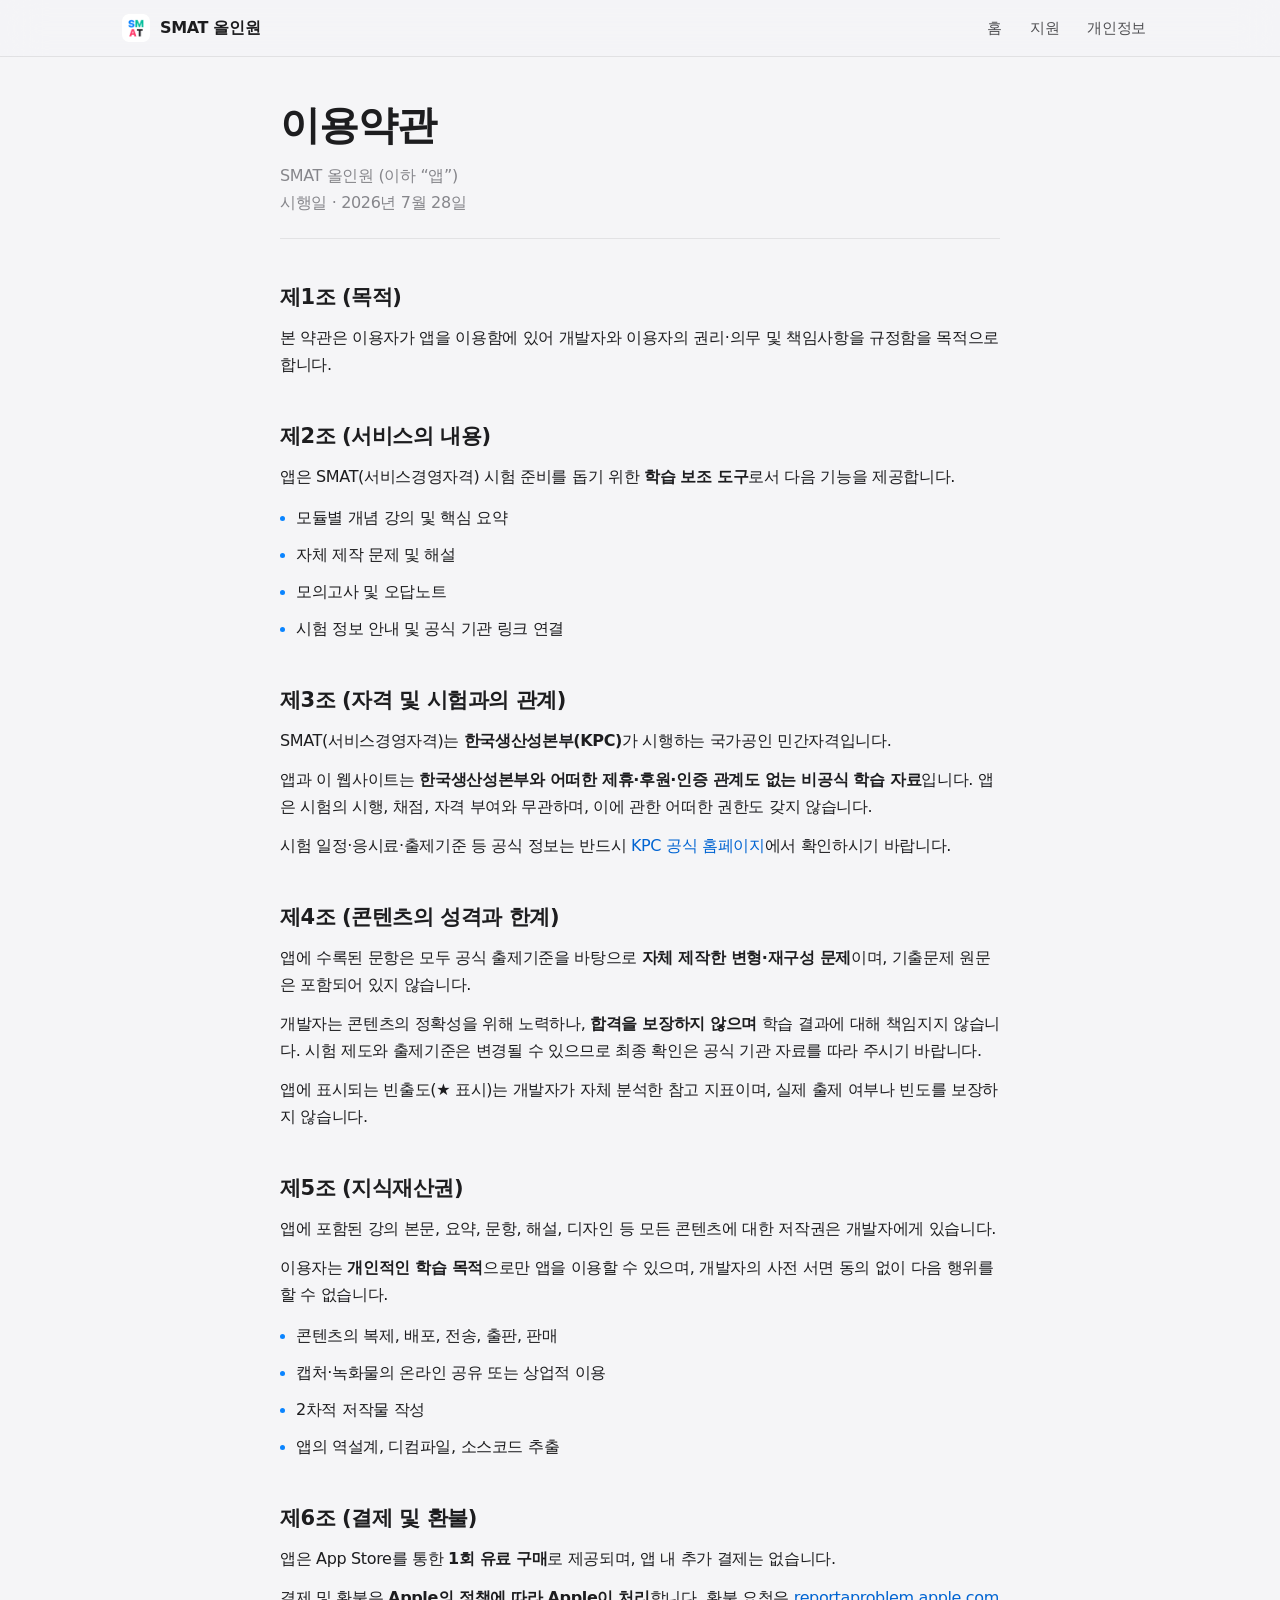
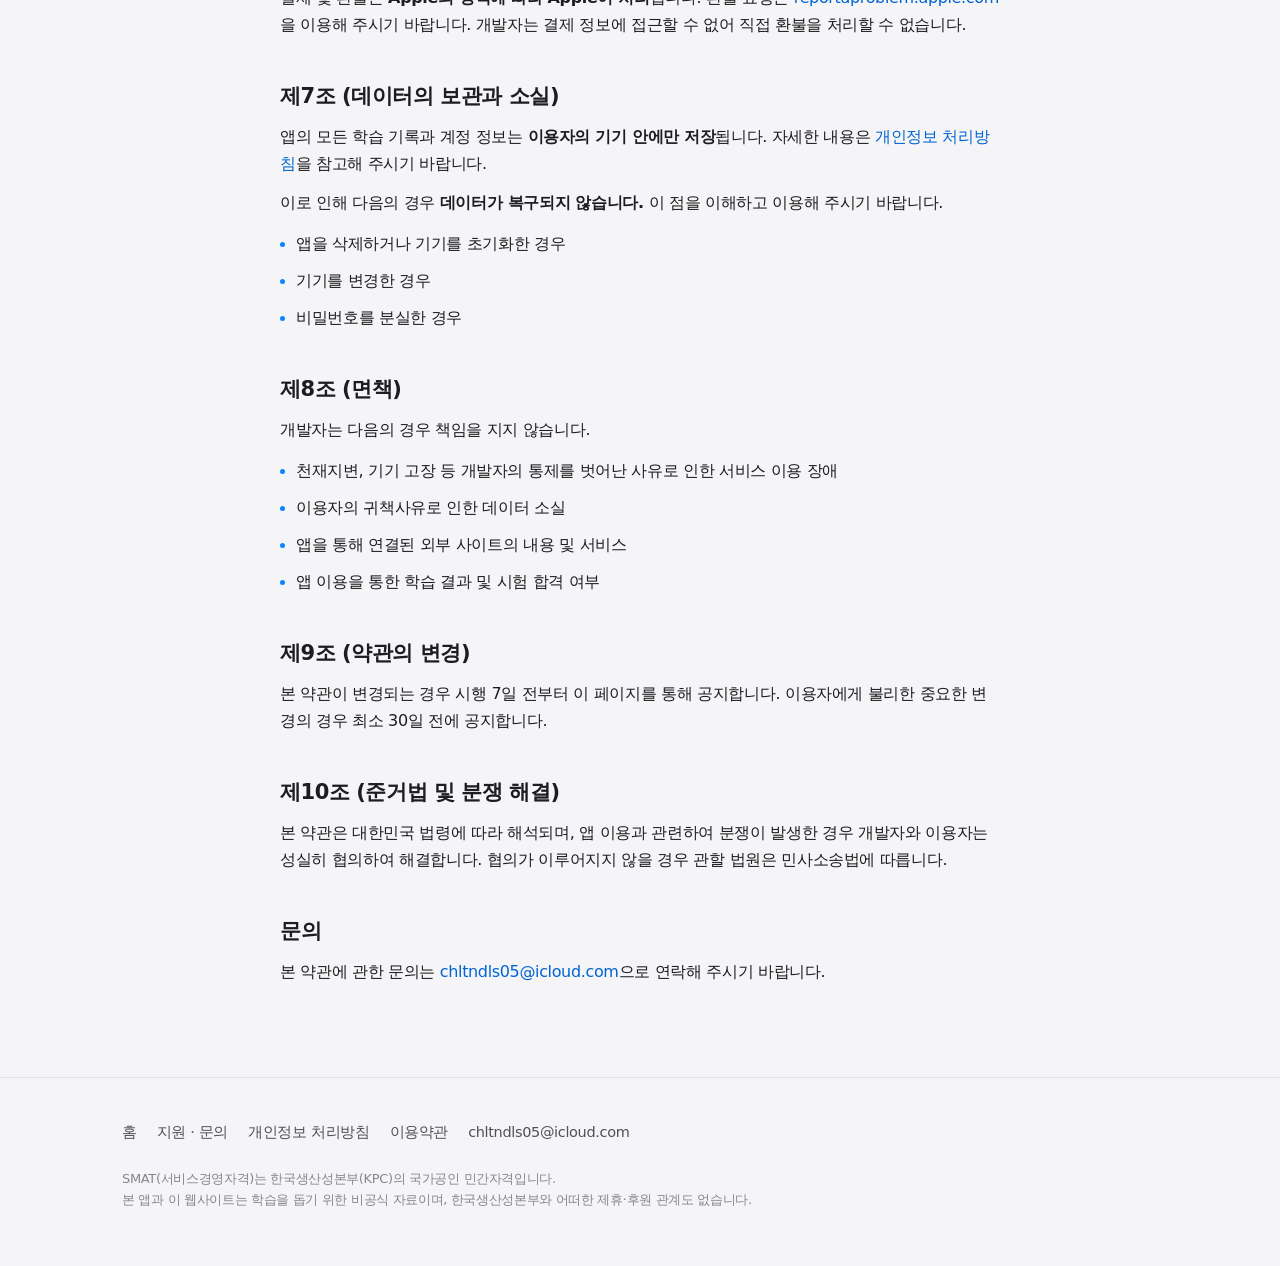
<file: terms.html>
<!doctype html>
<html lang="ko">
<head>
<meta charset="utf-8">
<meta name="viewport" content="width=device-width, initial-scale=1, viewport-fit=cover">
<title>이용약관 — SMAT 올인원</title>
<meta name="description" content="SMAT 올인원 앱 이용약관.">
<link rel="icon" href="assets/icon.png">
<link rel="stylesheet" href="style.css">
</head>
<body>

<header class="hd">
  <div class="hd__in">
    <a class="hd__logo" href="./"><img src="assets/icon.png" alt=""><span>SMAT 올인원</span></a>
    <nav class="hd__nav">
      <a href="./">홈</a>
      <a href="support.html">지원</a>
      <a href="privacy.html">개인정보</a>
    </nav>
  </div>
</header>

<main class="wrap doc">

  <h1 class="h1">이용약관</h1>
  <p class="doc__meta">
    SMAT 올인원 (이하 &ldquo;앱&rdquo;)<br>
    시행일 · 2026년 7월 28일
  </p>

  <h2>제1조 (목적)</h2>
  <p>
    본 약관은 이용자가 앱을 이용함에 있어 개발자와 이용자의 권리·의무 및 책임사항을 규정함을 목적으로 합니다.
  </p>

  <h2>제2조 (서비스의 내용)</h2>
  <p>
    앱은 SMAT(서비스경영자격) 시험 준비를 돕기 위한 <b>학습 보조 도구</b>로서 다음 기능을 제공합니다.
  </p>
  <ul class="list">
    <li>모듈별 개념 강의 및 핵심 요약</li>
    <li>자체 제작 문제 및 해설</li>
    <li>모의고사 및 오답노트</li>
    <li>시험 정보 안내 및 공식 기관 링크 연결</li>
  </ul>

  <h2>제3조 (자격 및 시험과의 관계)</h2>
  <p>
    SMAT(서비스경영자격)는 <b>한국생산성본부(KPC)</b>가 시행하는 국가공인 민간자격입니다.
  </p>
  <p>
    앱과 이 웹사이트는 <b>한국생산성본부와 어떠한 제휴·후원·인증 관계도 없는 비공식 학습 자료</b>입니다.
    앱은 시험의 시행, 채점, 자격 부여와 무관하며, 이에 관한 어떠한 권한도 갖지 않습니다.
  </p>
  <p>
    시험 일정·응시료·출제기준 등 공식 정보는 반드시
    <a href="https://license.kpc.or.kr/" target="_blank" rel="noopener noreferrer">KPC 공식 홈페이지</a>에서 확인하시기 바랍니다.
  </p>

  <h2>제4조 (콘텐츠의 성격과 한계)</h2>
  <p>
    앱에 수록된 문항은 모두 공식 출제기준을 바탕으로 <b>자체 제작한 변형·재구성 문제</b>이며,
    기출문제 원문은 포함되어 있지 않습니다.
  </p>
  <p>
    개발자는 콘텐츠의 정확성을 위해 노력하나,
    <b>합격을 보장하지 않으며</b> 학습 결과에 대해 책임지지 않습니다.
    시험 제도와 출제기준은 변경될 수 있으므로 최종 확인은 공식 기관 자료를 따라 주시기 바랍니다.
  </p>
  <p>
    앱에 표시되는 빈출도(★ 표시)는 개발자가 자체 분석한 참고 지표이며,
    실제 출제 여부나 빈도를 보장하지 않습니다.
  </p>

  <h2>제5조 (지식재산권)</h2>
  <p>
    앱에 포함된 강의 본문, 요약, 문항, 해설, 디자인 등 모든 콘텐츠에 대한 저작권은 개발자에게 있습니다.
  </p>
  <p>
    이용자는 <b>개인적인 학습 목적</b>으로만 앱을 이용할 수 있으며,
    개발자의 사전 서면 동의 없이 다음 행위를 할 수 없습니다.
  </p>
  <ul class="list">
    <li>콘텐츠의 복제, 배포, 전송, 출판, 판매</li>
    <li>캡처·녹화물의 온라인 공유 또는 상업적 이용</li>
    <li>2차적 저작물 작성</li>
    <li>앱의 역설계, 디컴파일, 소스코드 추출</li>
  </ul>

  <h2>제6조 (결제 및 환불)</h2>
  <p>
    앱은 App Store를 통한 <b>1회 유료 구매</b>로 제공되며, 앱 내 추가 결제는 없습니다.
  </p>
  <p>
    결제 및 환불은 <b>Apple의 정책에 따라 Apple이 처리</b>합니다.
    환불 요청은 <a href="https://reportaproblem.apple.com/" target="_blank" rel="noopener noreferrer">reportaproblem.apple.com</a>을 이용해 주시기 바랍니다.
    개발자는 결제 정보에 접근할 수 없어 직접 환불을 처리할 수 없습니다.
  </p>

  <h2>제7조 (데이터의 보관과 소실)</h2>
  <p>
    앱의 모든 학습 기록과 계정 정보는 <b>이용자의 기기 안에만 저장</b>됩니다.
    자세한 내용은 <a href="privacy.html">개인정보 처리방침</a>을 참고해 주시기 바랍니다.
  </p>
  <p>
    이로 인해 다음의 경우 <b>데이터가 복구되지 않습니다.</b> 이 점을 이해하고 이용해 주시기 바랍니다.
  </p>
  <ul class="list">
    <li>앱을 삭제하거나 기기를 초기화한 경우</li>
    <li>기기를 변경한 경우</li>
    <li>비밀번호를 분실한 경우</li>
  </ul>

  <h2>제8조 (면책)</h2>
  <p>
    개발자는 다음의 경우 책임을 지지 않습니다.
  </p>
  <ul class="list">
    <li>천재지변, 기기 고장 등 개발자의 통제를 벗어난 사유로 인한 서비스 이용 장애</li>
    <li>이용자의 귀책사유로 인한 데이터 소실</li>
    <li>앱을 통해 연결된 외부 사이트의 내용 및 서비스</li>
    <li>앱 이용을 통한 학습 결과 및 시험 합격 여부</li>
  </ul>

  <h2>제9조 (약관의 변경)</h2>
  <p>
    본 약관이 변경되는 경우 시행 7일 전부터 이 페이지를 통해 공지합니다.
    이용자에게 불리한 중요한 변경의 경우 최소 30일 전에 공지합니다.
  </p>

  <h2>제10조 (준거법 및 분쟁 해결)</h2>
  <p>
    본 약관은 대한민국 법령에 따라 해석되며,
    앱 이용과 관련하여 분쟁이 발생한 경우 개발자와 이용자는 성실히 협의하여 해결합니다.
    협의가 이루어지지 않을 경우 관할 법원은 민사소송법에 따릅니다.
  </p>

  <h2>문의</h2>
  <p>
    본 약관에 관한 문의는 <a href="mailto:chltndls05@icloud.com">chltndls05@icloud.com</a>으로 연락해 주시기 바랍니다.
  </p>

</main>

<footer class="ft">
  <div class="wrap wrap--wide">
    <nav class="ft__nav">
      <a href="./">홈</a>
      <a href="support.html">지원 · 문의</a>
      <a href="privacy.html">개인정보 처리방침</a>
      <a href="terms.html">이용약관</a>
      <a href="mailto:chltndls05@icloud.com">chltndls05@icloud.com</a>
    </nav>
    <p class="ft__legal">
      SMAT(서비스경영자격)는 한국생산성본부(KPC)의 국가공인 민간자격입니다.<br>
      본 앱과 이 웹사이트는 학습을 돕기 위한 비공식 자료이며, 한국생산성본부와 어떠한 제휴·후원 관계도 없습니다.
    </p>
  </div>
</footer>

</body>
</html>
</file>
<file: style.css>
/* ============================================================
   SMAT 올인원 — 공식 홈페이지
   앱과 같은 디자인 토큰 (Apple HIG 기반)
   ============================================================ */

:root {
  --canvas: #f5f5f7;
  --surface: #ffffff;
  --fg: #1d1d1f;
  --secondary: #515154;
  --muted: #86868b;
  --link: #0064d2;
  --hairline: rgba(0, 0, 0, 0.08);
  --fill-quiet: rgba(120, 120, 128, 0.07);

  --blue: #0a84ff;
  --mint: #009b7e;
  --coral: #ff3b6b;

  --measure: 720px;
  --wide: 1080px;

  --font: -apple-system, BlinkMacSystemFont, "SF Pro Text", "Pretendard Variable",
    Pretendard, "Apple SD Gothic Neo", "Noto Sans KR", system-ui, sans-serif;
}

@media (prefers-color-scheme: dark) {
  :root {
    --canvas: #000000;
    --surface: #1c1c1e;
    --fg: #f5f5f7;
    --secondary: #aeaeb2;
    --muted: #8e8e93;
    --link: #6bb6ff;
    --hairline: rgba(255, 255, 255, 0.1);
    --fill-quiet: rgba(120, 120, 128, 0.18);
    --mint: #00b895;
  }
}

*, *::before, *::after { box-sizing: border-box; }
html { -webkit-text-size-adjust: 100%; scroll-behavior: smooth; }
body {
  margin: 0;
  font-family: var(--font);
  font-size: 17px;
  line-height: 28px;
  letter-spacing: -0.35px;
  color: var(--fg);
  background: var(--canvas);
  -webkit-font-smoothing: antialiased;
}
h1, h2, h3, h4, p, ul, ol, dl, dd { margin: 0; }
ul, ol { padding-left: 0; }
a { color: var(--link); text-decoration: none; }
a:hover { text-decoration: underline; }
img { max-width: 100%; height: auto; display: block; }
:focus-visible { outline: 2.5px solid var(--blue); outline-offset: 3px; border-radius: 6px; }

/* ── 레이아웃 ── */
.wrap { max-width: var(--measure); margin: 0 auto; padding: 0 22px; }
.wrap--wide { max-width: var(--wide); }
.section { padding: 64px 0; }
.section--tight { padding: 40px 0; }

/* ── 헤더 ── */
.hd {
  position: sticky; top: 0; z-index: 20;
  background: color-mix(in srgb, var(--canvas) 82%, transparent);
  backdrop-filter: saturate(180%) blur(20px);
  -webkit-backdrop-filter: saturate(180%) blur(20px);
  border-bottom: 1px solid var(--hairline);
}
.hd__in {
  max-width: var(--wide); margin: 0 auto; padding: 0 22px;
  height: 56px; display: flex; align-items: center; gap: 10px;
}
.hd__logo { display: flex; align-items: center; gap: 10px; color: var(--fg); font-weight: 600; font-size: 16px; }
.hd__logo:hover { text-decoration: none; }
.hd__logo img { width: 28px; height: 28px; border-radius: 7px; }
.hd__nav { margin-left: auto; display: flex; gap: 4px; }
.hd__nav a {
  padding: 7px 12px; border-radius: 9px; font-size: 14.5px;
  color: var(--secondary); font-weight: 500;
}
.hd__nav a:hover { background: var(--fill-quiet); text-decoration: none; color: var(--fg); }
.hd__nav a[aria-current] { color: var(--fg); background: var(--fill-quiet); }

/* ── 타이포 ── */
.h1 { font-size: 40px; line-height: 49px; font-weight: 700; letter-spacing: -1.1px; }
.h2 { font-size: 26px; line-height: 34px; font-weight: 700; letter-spacing: -0.6px; margin-top: 48px; }
.h3 { font-size: 18px; line-height: 26px; font-weight: 600; letter-spacing: -0.35px; margin-top: 30px; }
.lead { font-size: 19px; line-height: 31px; color: var(--secondary); }
.small { font-size: 14.5px; line-height: 23px; }
.muted { color: var(--muted); }
p + p, p + ul, ul + p, .h3 + p, p + .note { margin-top: 14px; }
.h2 + p, .h2 + ul { margin-top: 14px; }

/* ── 본문 목록 ── */
.list { display: flex; flex-direction: column; gap: 10px; margin-top: 14px; list-style: none; }
.list li { display: flex; gap: 11px; }
.list li::before {
  content: ""; flex: none; width: 5px; height: 5px; border-radius: 50%;
  background: var(--blue); margin-top: 12px;
}
.list--num { counter-reset: n; }
.list--num li::before {
  counter-increment: n; content: counter(n); width: auto; height: auto;
  background: none; color: var(--blue); font-weight: 700; margin-top: 0; min-width: 16px;
}

/* ── 히어로 ── */
.hero { padding: 72px 0 40px; text-align: center; }
.hero__icon { width: 96px; height: 96px; border-radius: 22px; margin: 0 auto 26px; box-shadow: 0 6px 24px rgba(0,0,0,.1); }
.hero__title { font-size: 46px; line-height: 54px; font-weight: 700; letter-spacing: -1.4px; }
.hero__sub { margin-top: 16px; font-size: 19px; line-height: 30px; color: var(--secondary); }
.hero__price {
  display: inline-flex; align-items: baseline; gap: 8px; margin-top: 26px;
  padding: 9px 18px; border-radius: 999px; background: var(--surface);
  border: 1px solid var(--hairline); font-size: 15px; color: var(--secondary);
}
.hero__price b { font-size: 19px; color: var(--fg); font-weight: 700; letter-spacing: -0.4px; }

/* ── 색 점 ── */
.dots { display: flex; gap: 7px; justify-content: center; margin-top: 22px; }
.dots span { width: 34px; height: 6px; border-radius: 3px; }

/* ── 카드 ── */
.cards { display: grid; grid-template-columns: 1fr; gap: 14px; margin-top: 26px; }
.card {
  background: var(--surface); border: 1px solid var(--hairline);
  border-radius: 18px; padding: 22px;
}
.card__t { font-size: 17px; font-weight: 600; letter-spacing: -0.35px; }
.card__d { margin-top: 6px; font-size: 15px; line-height: 24px; color: var(--secondary); }
.card__tag { font-size: 12px; font-weight: 700; letter-spacing: 0; }

/* ── 스크린샷 ── */
.shots {
  display: flex; gap: 18px; overflow-x: auto; padding: 6px 22px 22px;
  scroll-snap-type: x mandatory; -webkit-overflow-scrolling: touch;
}
.shots figure { flex: none; width: 220px; scroll-snap-align: center; margin: 0; }
.shots img { border-radius: 20px; box-shadow: 0 6px 26px rgba(0,0,0,.12); }
.shots figcaption { margin-top: 12px; text-align: center; font-size: 13.5px; color: var(--muted); }

/* ── 표 ── */
.tbl { width: 100%; border-collapse: collapse; margin-top: 16px; font-size: 15px; }
.tbl th, .tbl td { padding: 12px 14px; text-align: left; border-bottom: 1px solid var(--hairline); vertical-align: top; }
.tbl th { background: var(--fill-quiet); font-size: 13.5px; font-weight: 600; color: var(--secondary); white-space: nowrap; }
.tbl td:first-child { font-weight: 600; white-space: nowrap; }
.tblwrap { overflow-x: auto; border: 1px solid var(--hairline); border-radius: 14px; margin-top: 16px; }
.tblwrap .tbl { margin-top: 0; }
.tblwrap .tbl tr:last-child td { border-bottom: 0; }

/* ── 강조 박스 ── */
.note {
  background: var(--surface); border: 1px solid var(--hairline);
  border-radius: 16px; padding: 18px 20px; margin-top: 20px;
}
.note--blue { background: color-mix(in srgb, var(--blue) 8%, var(--surface)); border-color: transparent; }
.note__t { font-size: 13px; font-weight: 700; color: var(--blue); margin-bottom: 7px; }
.note p { font-size: 15px; line-height: 25px; }

/* ── 버튼 ── */
.btn {
  display: inline-flex; align-items: center; justify-content: center;
  height: 50px; padding: 0 24px; border-radius: 14px;
  font-size: 16.5px; font-weight: 600; letter-spacing: -0.35px;
  background: var(--blue); color: #fff;
}
.btn:hover { text-decoration: none; opacity: .9; }
.btn--quiet { background: var(--fill-quiet); color: var(--fg); }

/* ── 정책 문서 ── */
.doc { padding: 44px 0 20px; }
.doc__meta {
  margin-top: 18px; font-size: 14px; color: var(--muted);
  padding-bottom: 22px; border-bottom: 1px solid var(--hairline);
}
.doc h2 { font-size: 21px; line-height: 29px; font-weight: 700; letter-spacing: -0.45px; margin-top: 44px; }
.doc h3 { font-size: 16.5px; font-weight: 600; margin-top: 26px; }
.doc p, .doc li { font-size: 16px; line-height: 27px; }
.doc p { margin-top: 12px; }
.toc {
  background: var(--surface); border: 1px solid var(--hairline);
  border-radius: 16px; padding: 20px 22px; margin-top: 28px;
}
.toc ol { margin: 0; padding-left: 20px; }
.toc li { font-size: 15px; line-height: 27px; }

/* ── 푸터 ── */
.ft { border-top: 1px solid var(--hairline); padding: 40px 0 56px; margin-top: 72px; }
.ft__nav { display: flex; flex-wrap: wrap; gap: 8px 20px; }
.ft__nav a { font-size: 14.5px; color: var(--secondary); }
.ft__legal { margin-top: 22px; font-size: 13px; line-height: 21px; color: var(--muted); }

/* ── 반응형 ── */
@media (min-width: 700px) {
  .cards { grid-template-columns: repeat(2, 1fr); }
  /* 넓은 화면에서는 캐러셀 대신 격자로 — 양옆이 잘리지 않도록 */
  .shots {
    display: grid; grid-template-columns: repeat(3, minmax(0, 1fr));
    gap: 28px 24px; overflow: visible;
    max-width: var(--wide); margin: 0 auto; padding: 6px 22px 22px;
  }
  .shots figure { width: 100%; max-width: 240px; justify-self: center; }
}
@media (min-width: 1000px) {
  .cards--3 { grid-template-columns: repeat(3, 1fr); }
}
@media (max-width: 560px) {
  .hero { padding: 48px 0 30px; }
  .hero__title { font-size: 36px; line-height: 44px; }
  .h1 { font-size: 32px; line-height: 41px; }
  .hd__nav a { padding: 7px 9px; font-size: 13.5px; }
}
</file>
